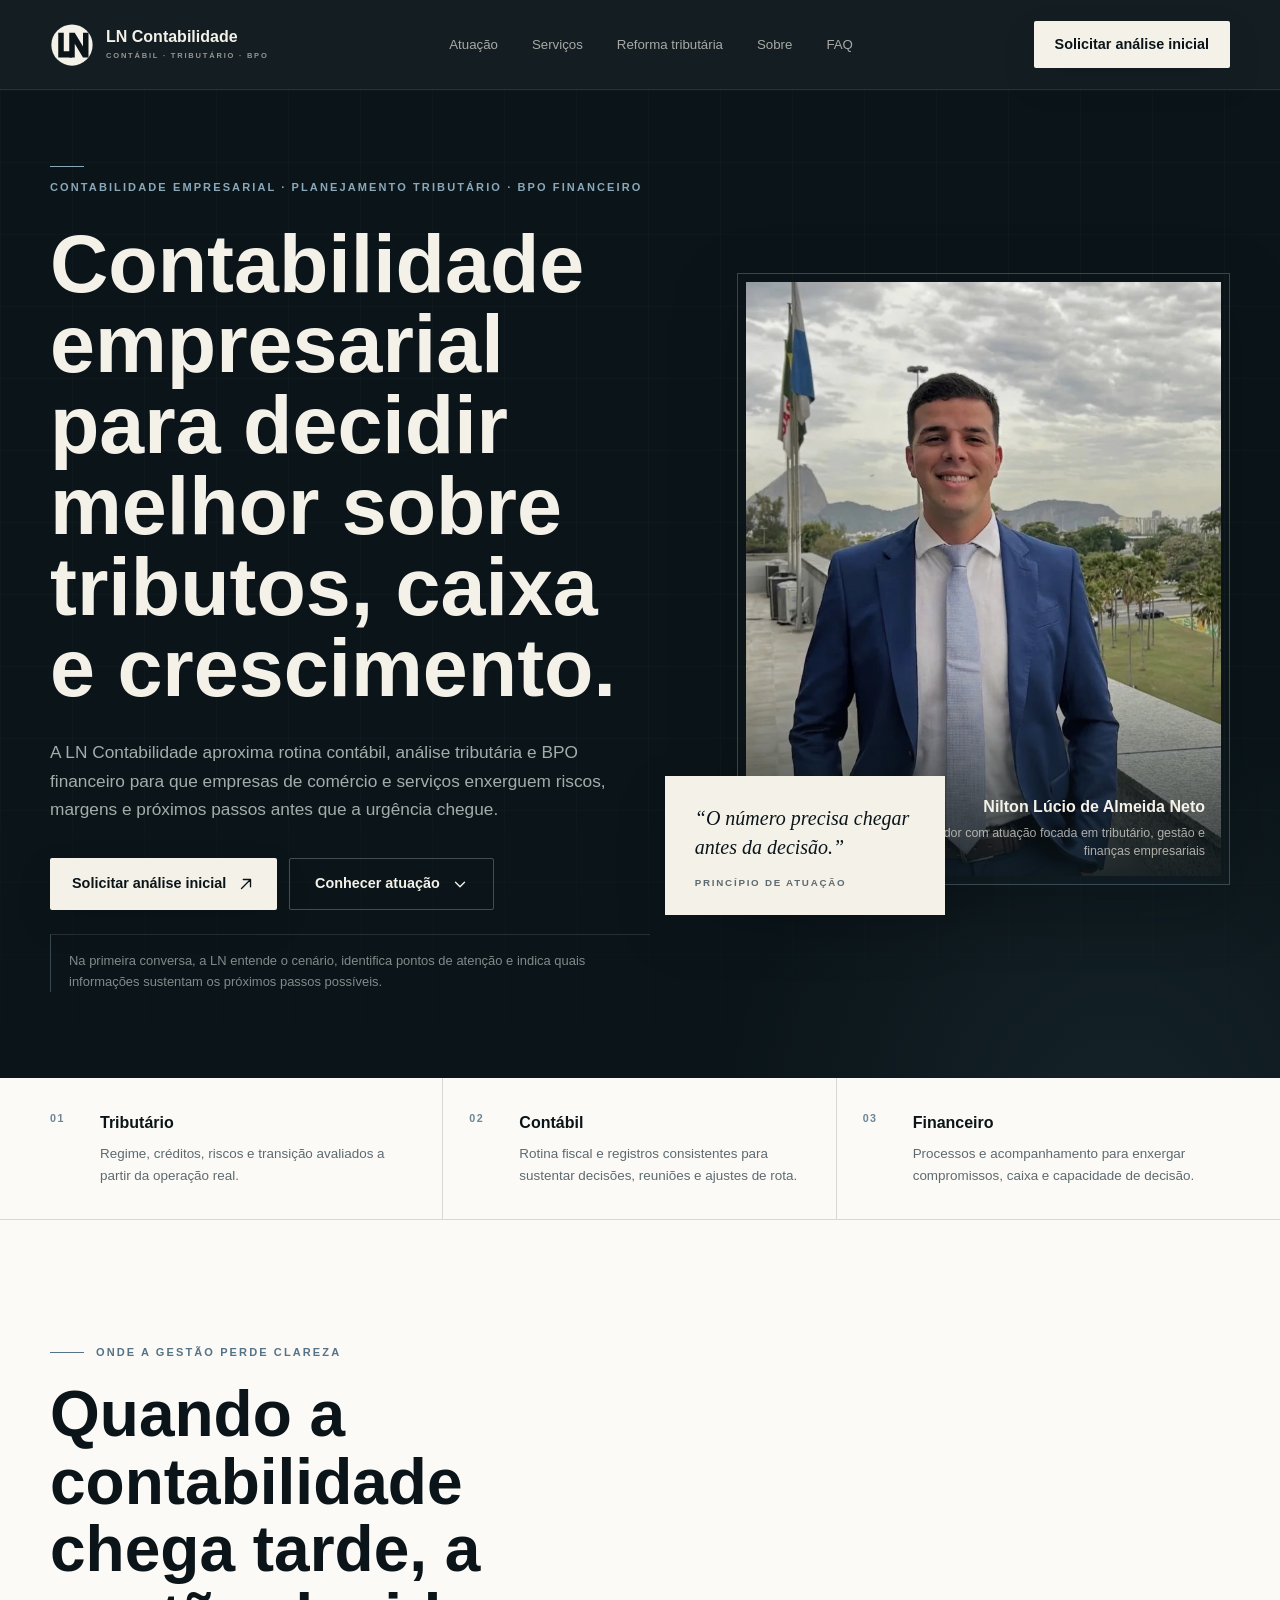
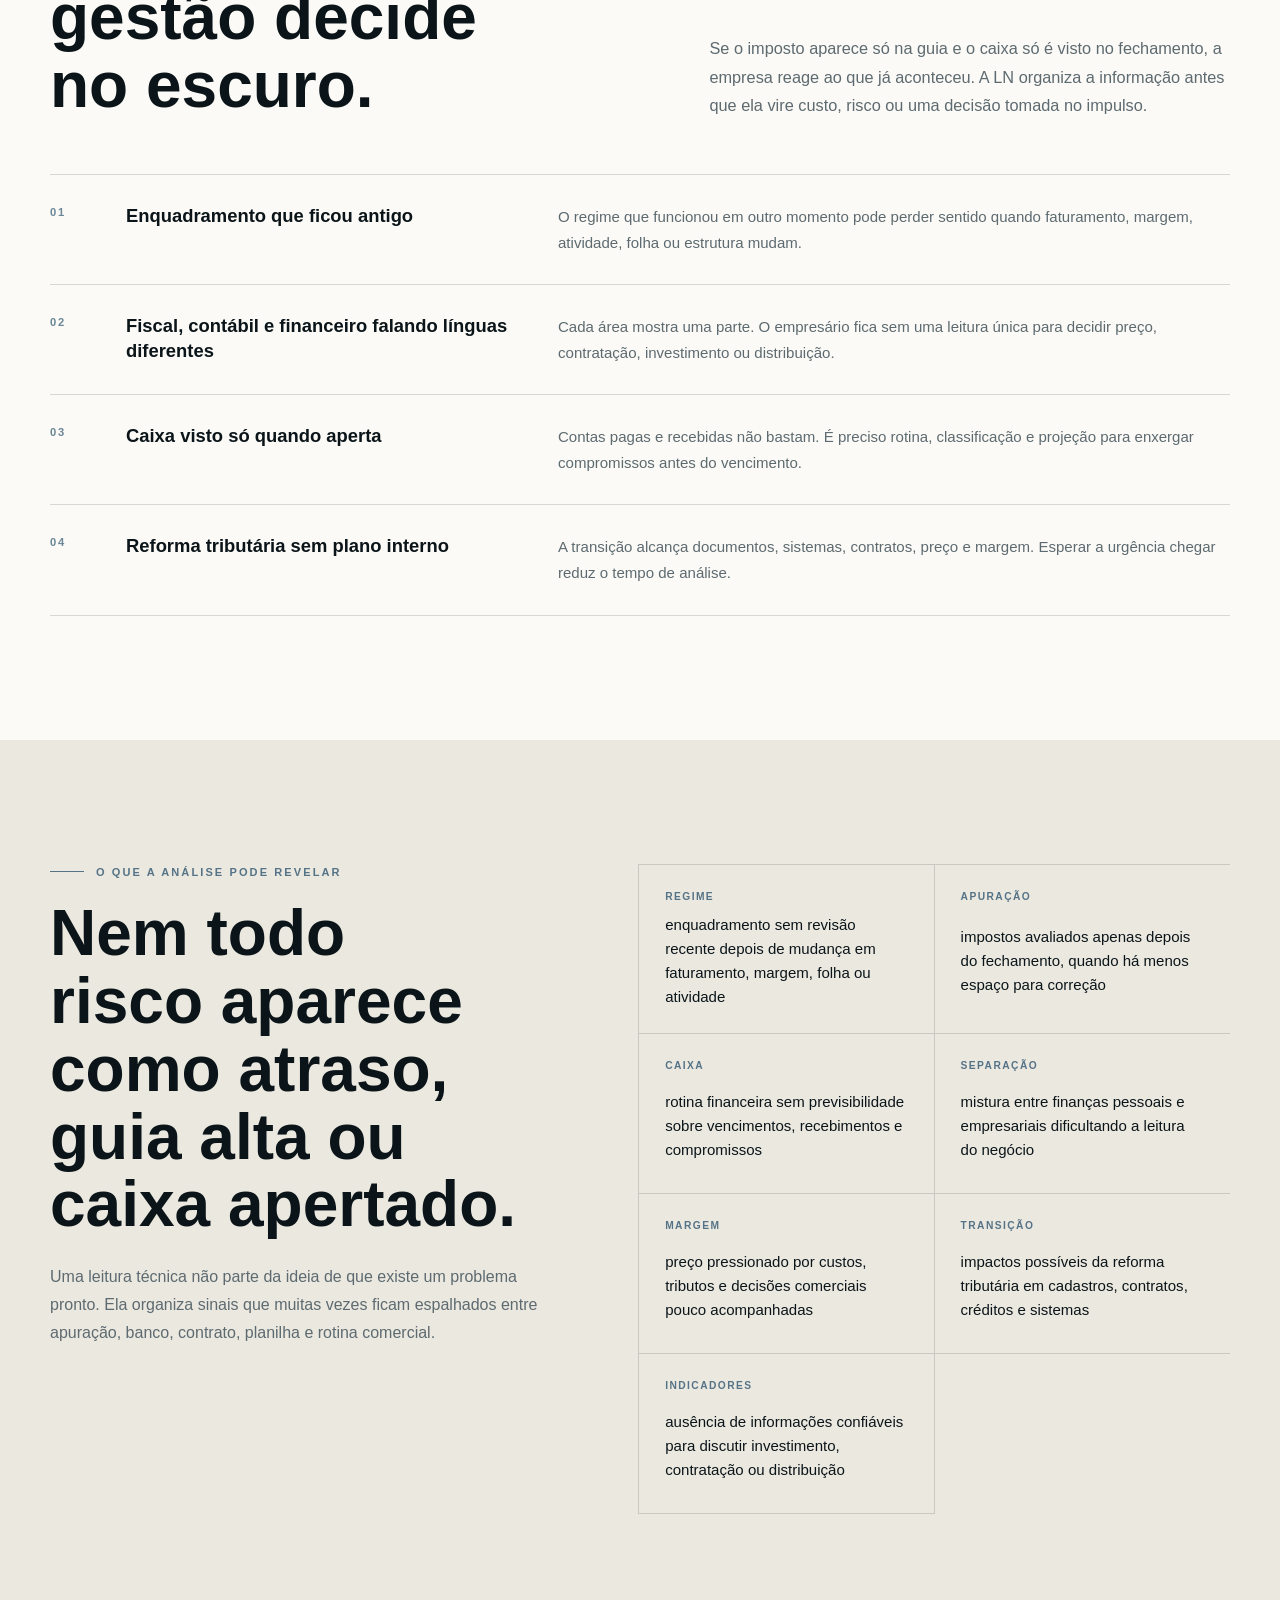
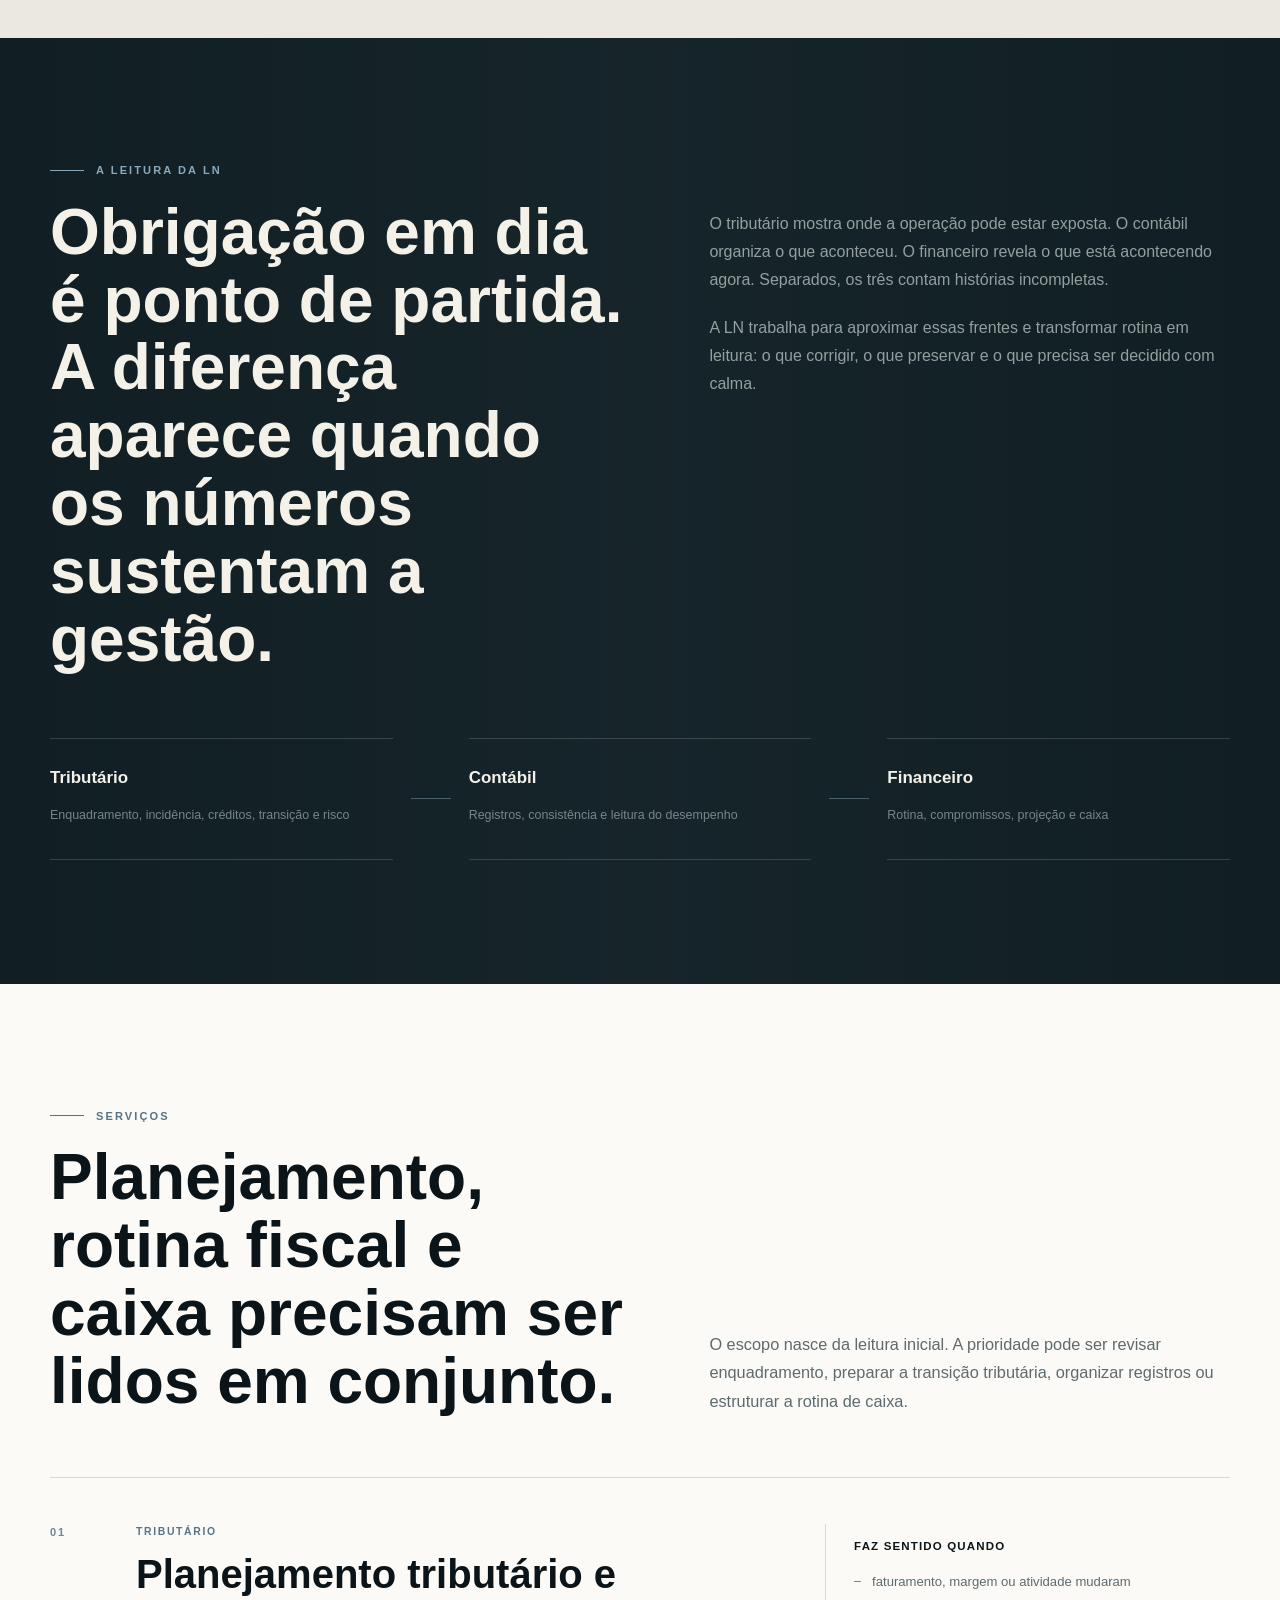
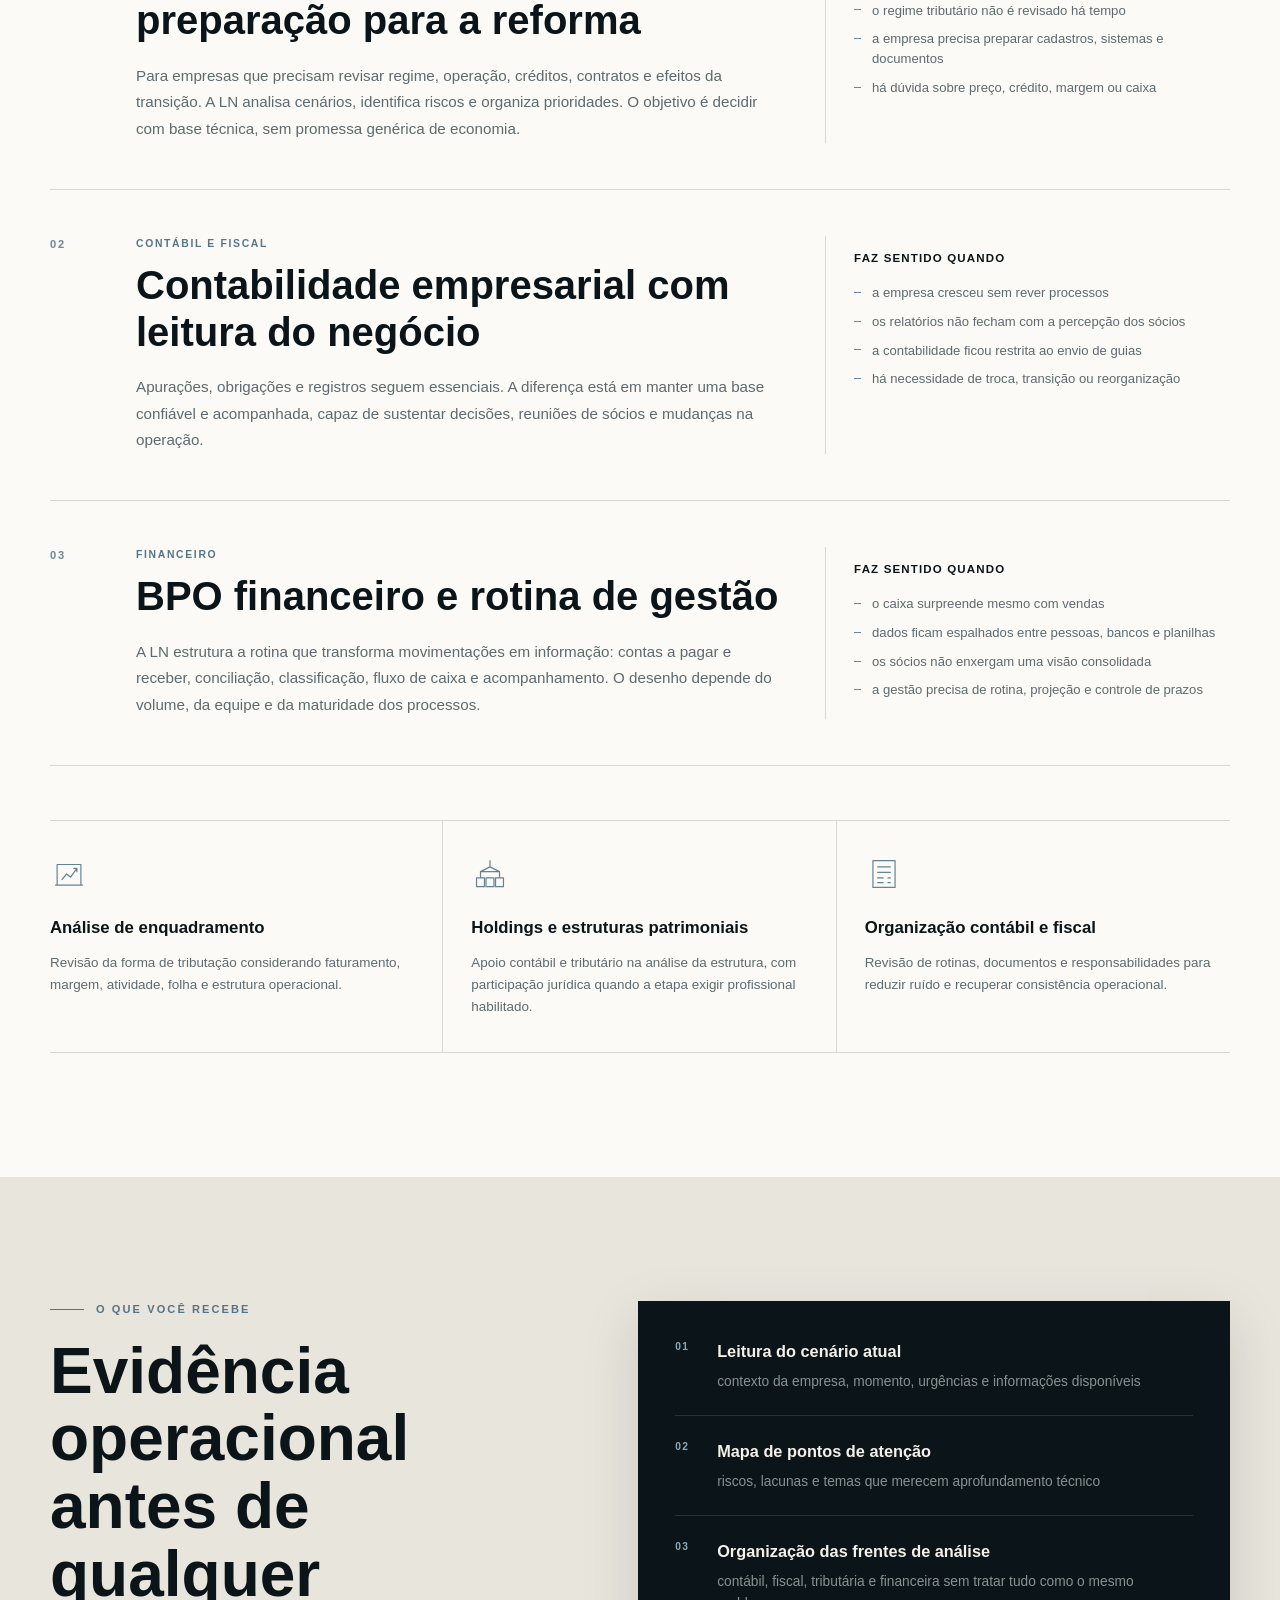
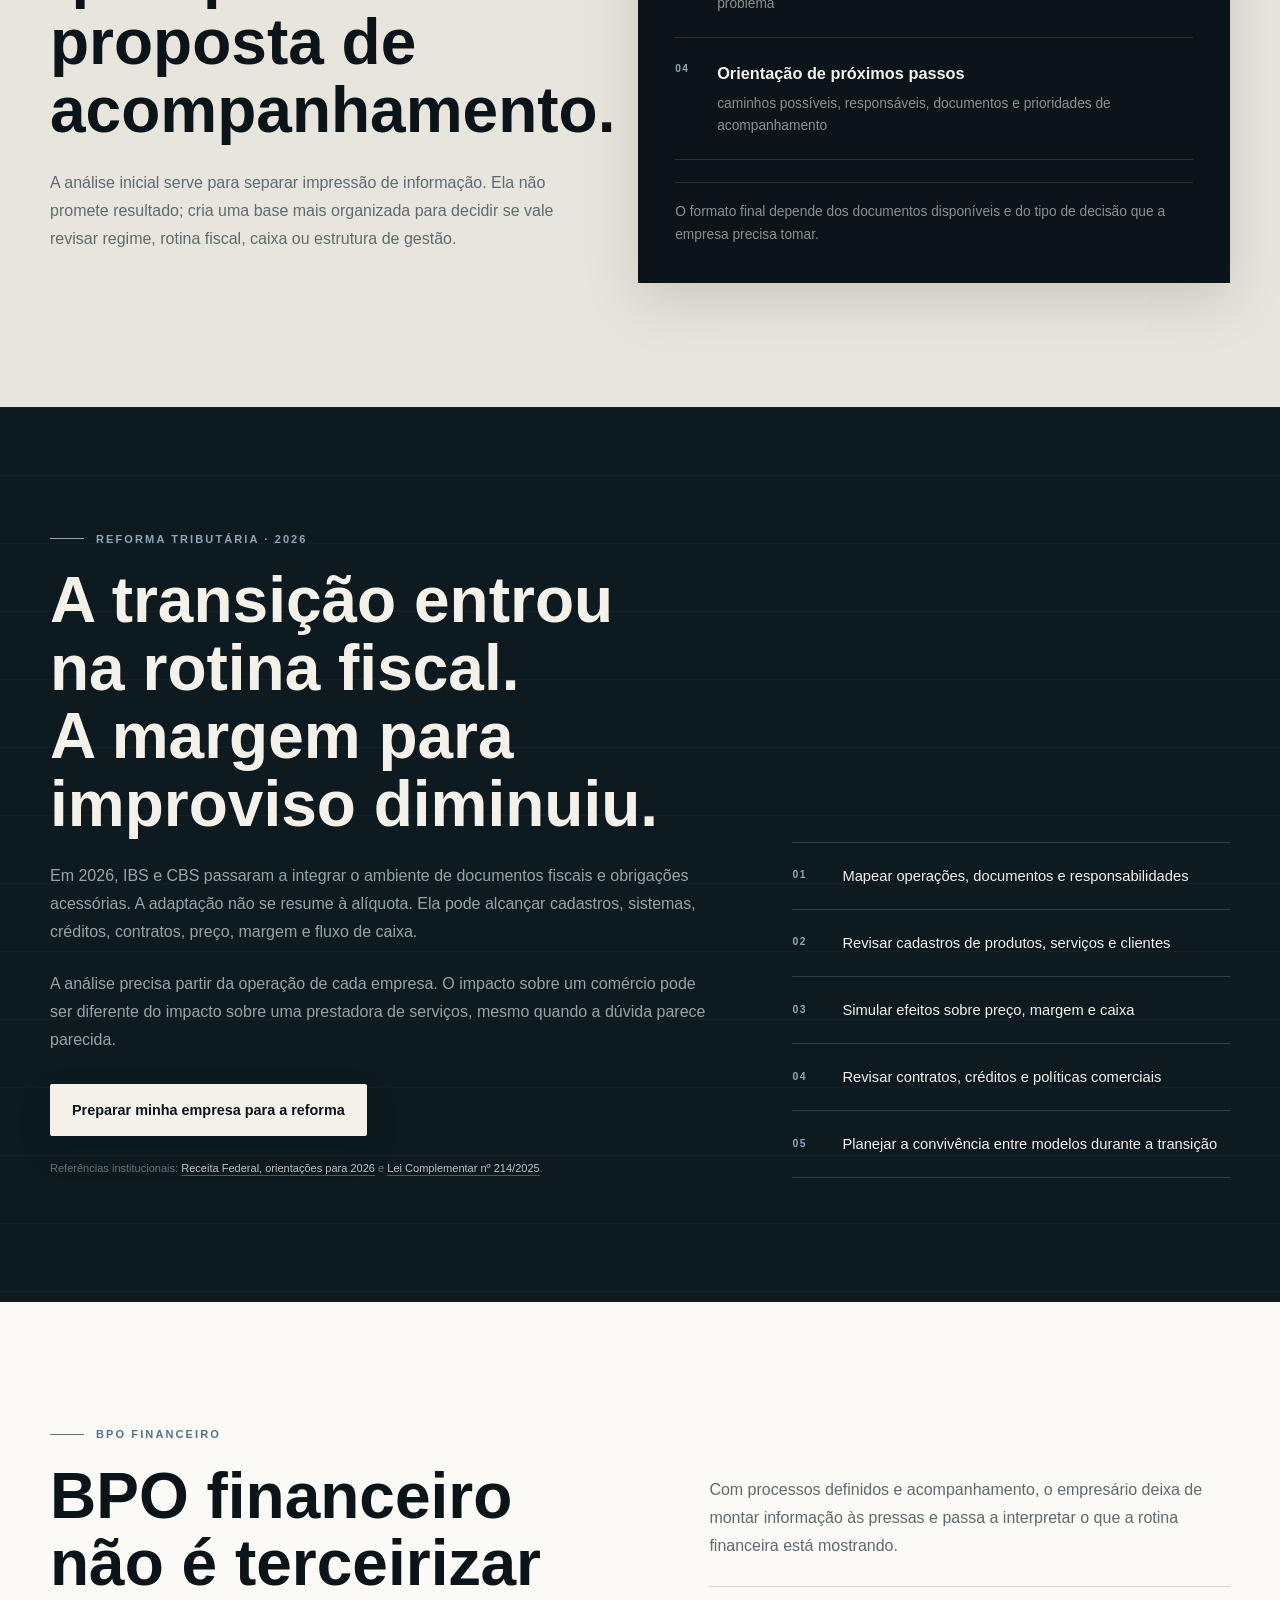
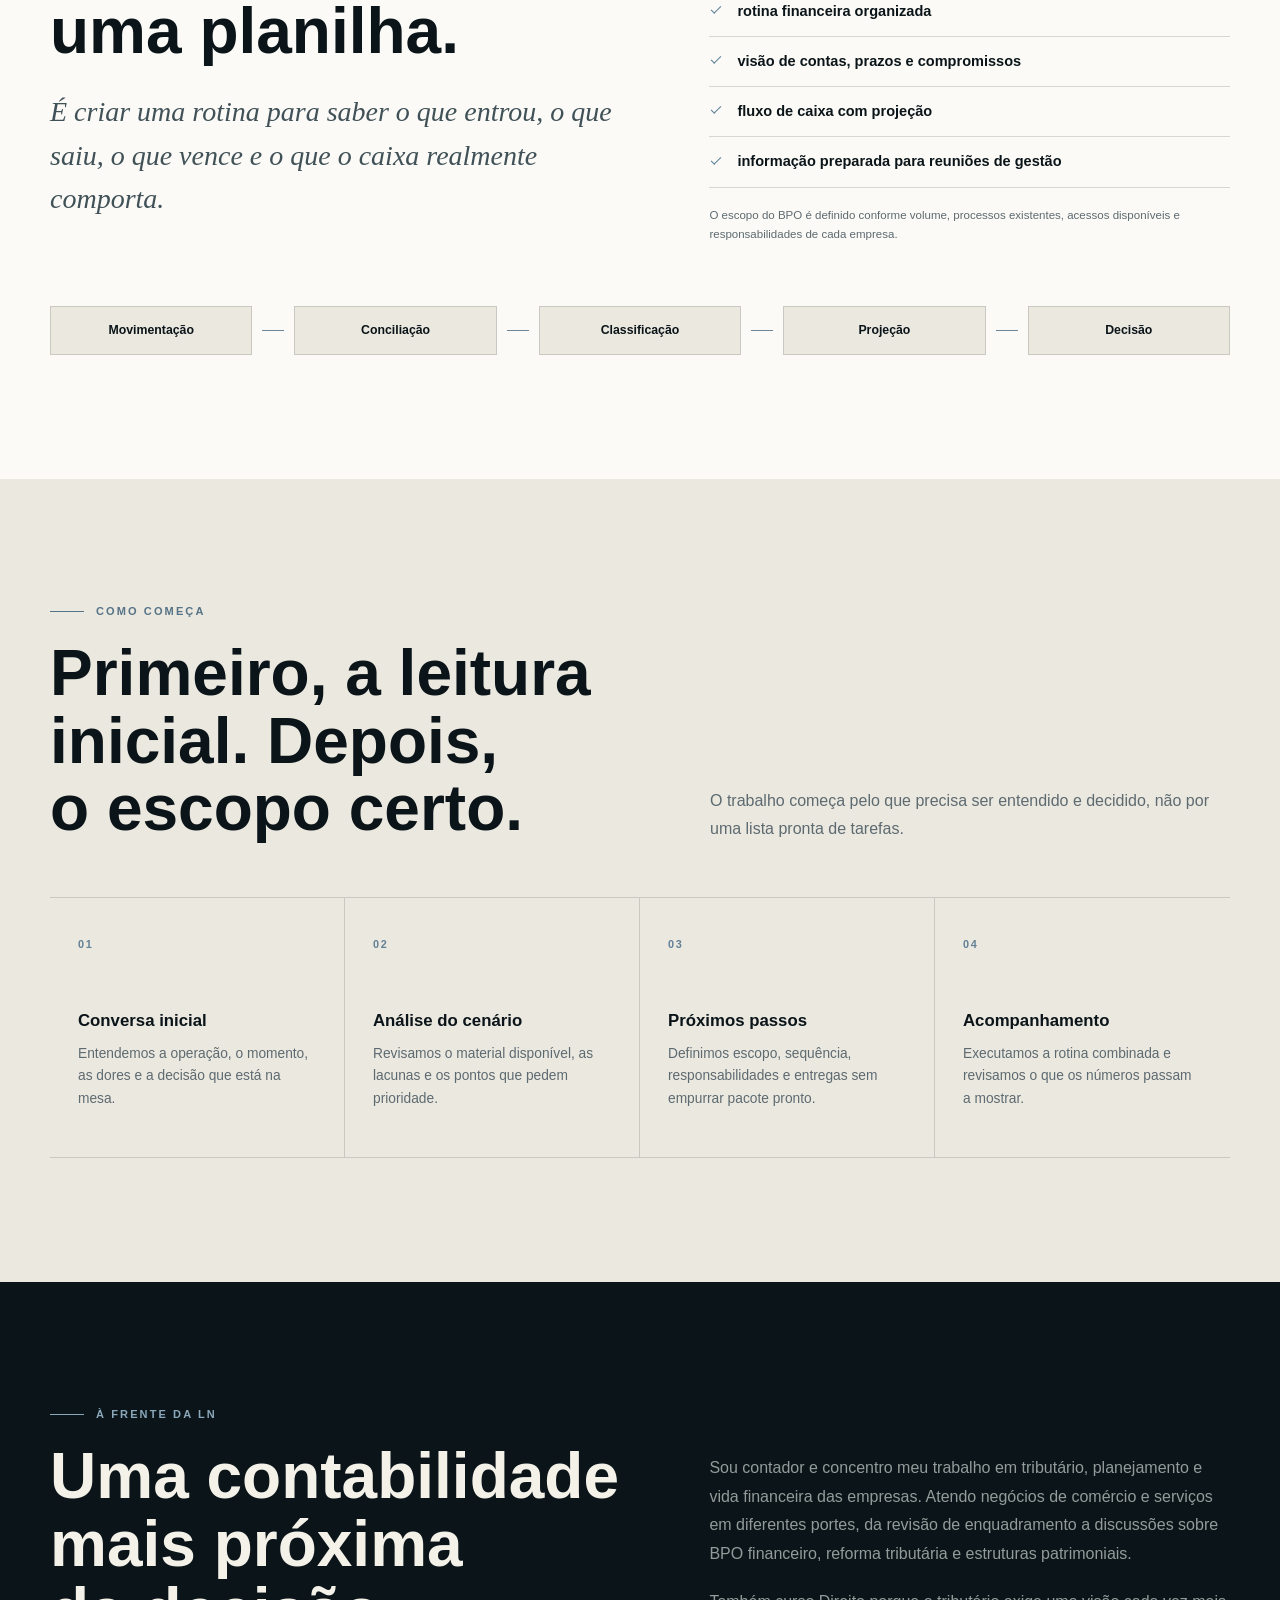
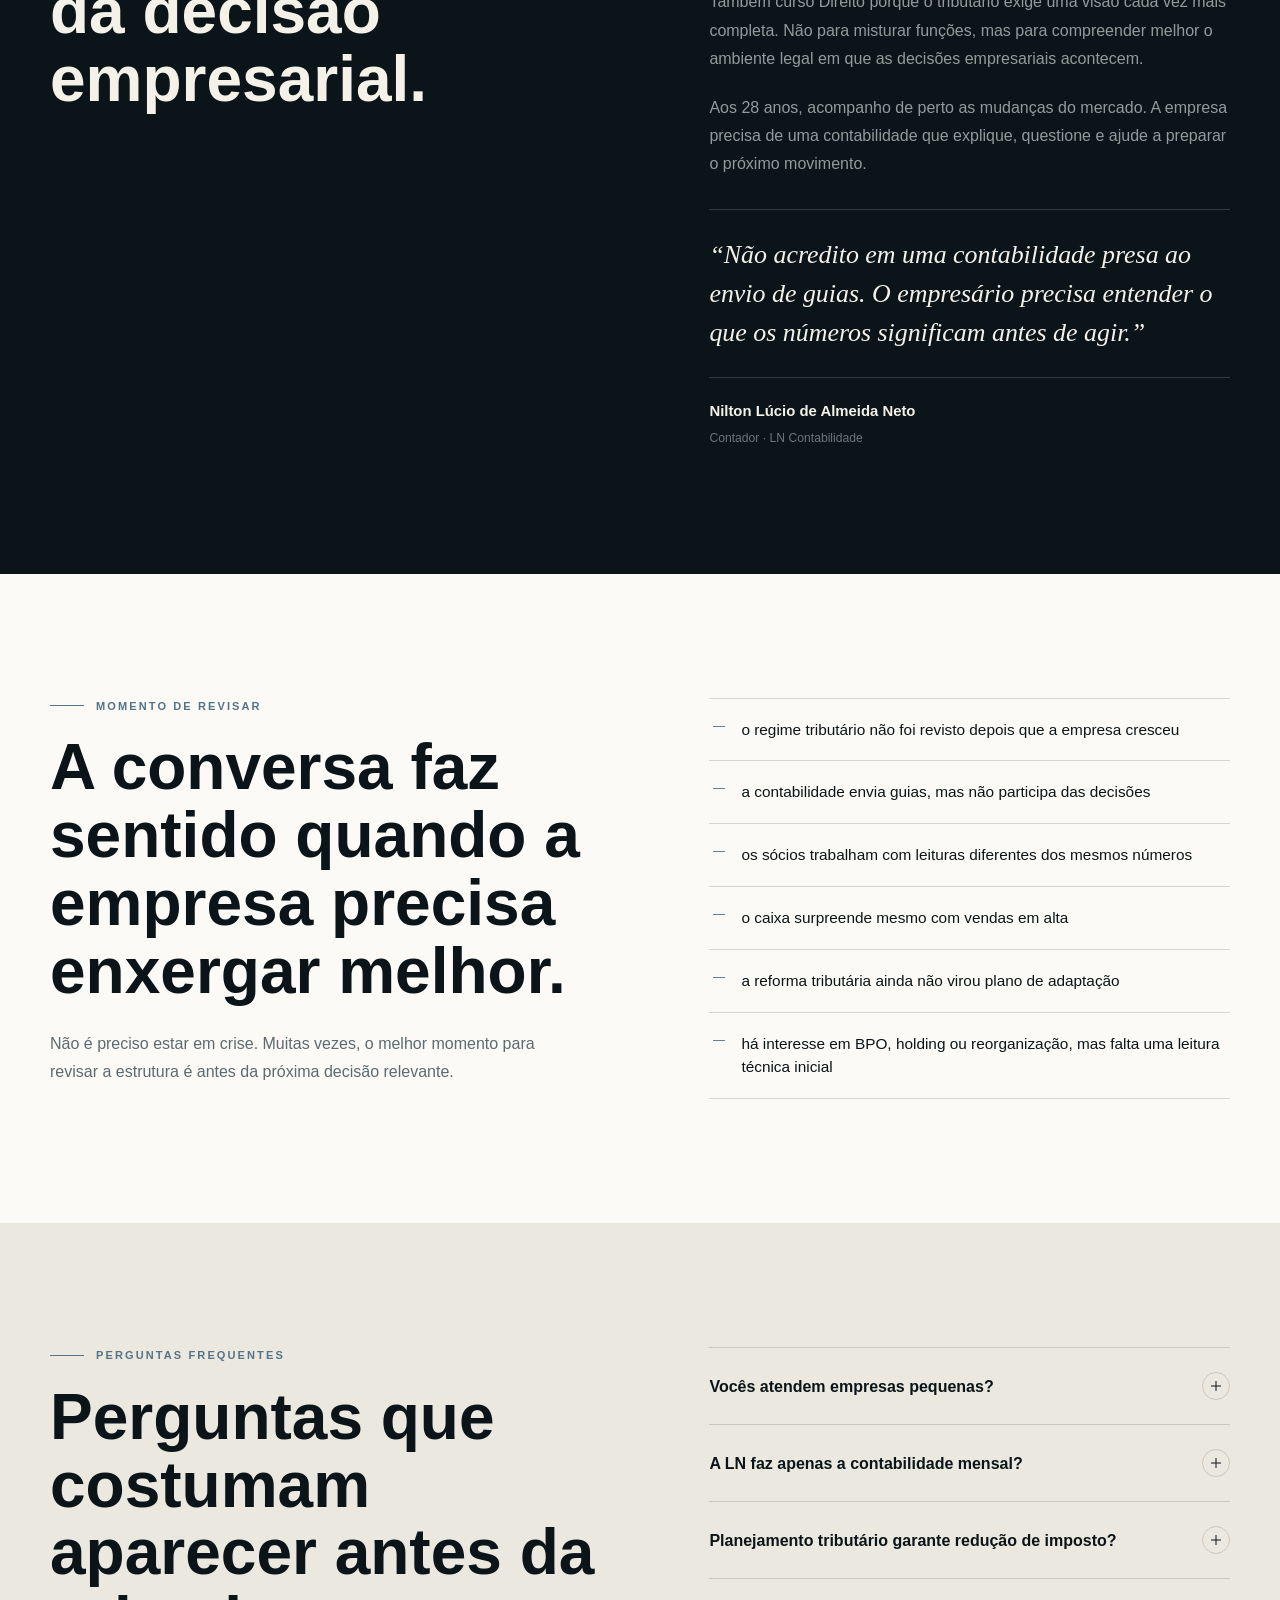
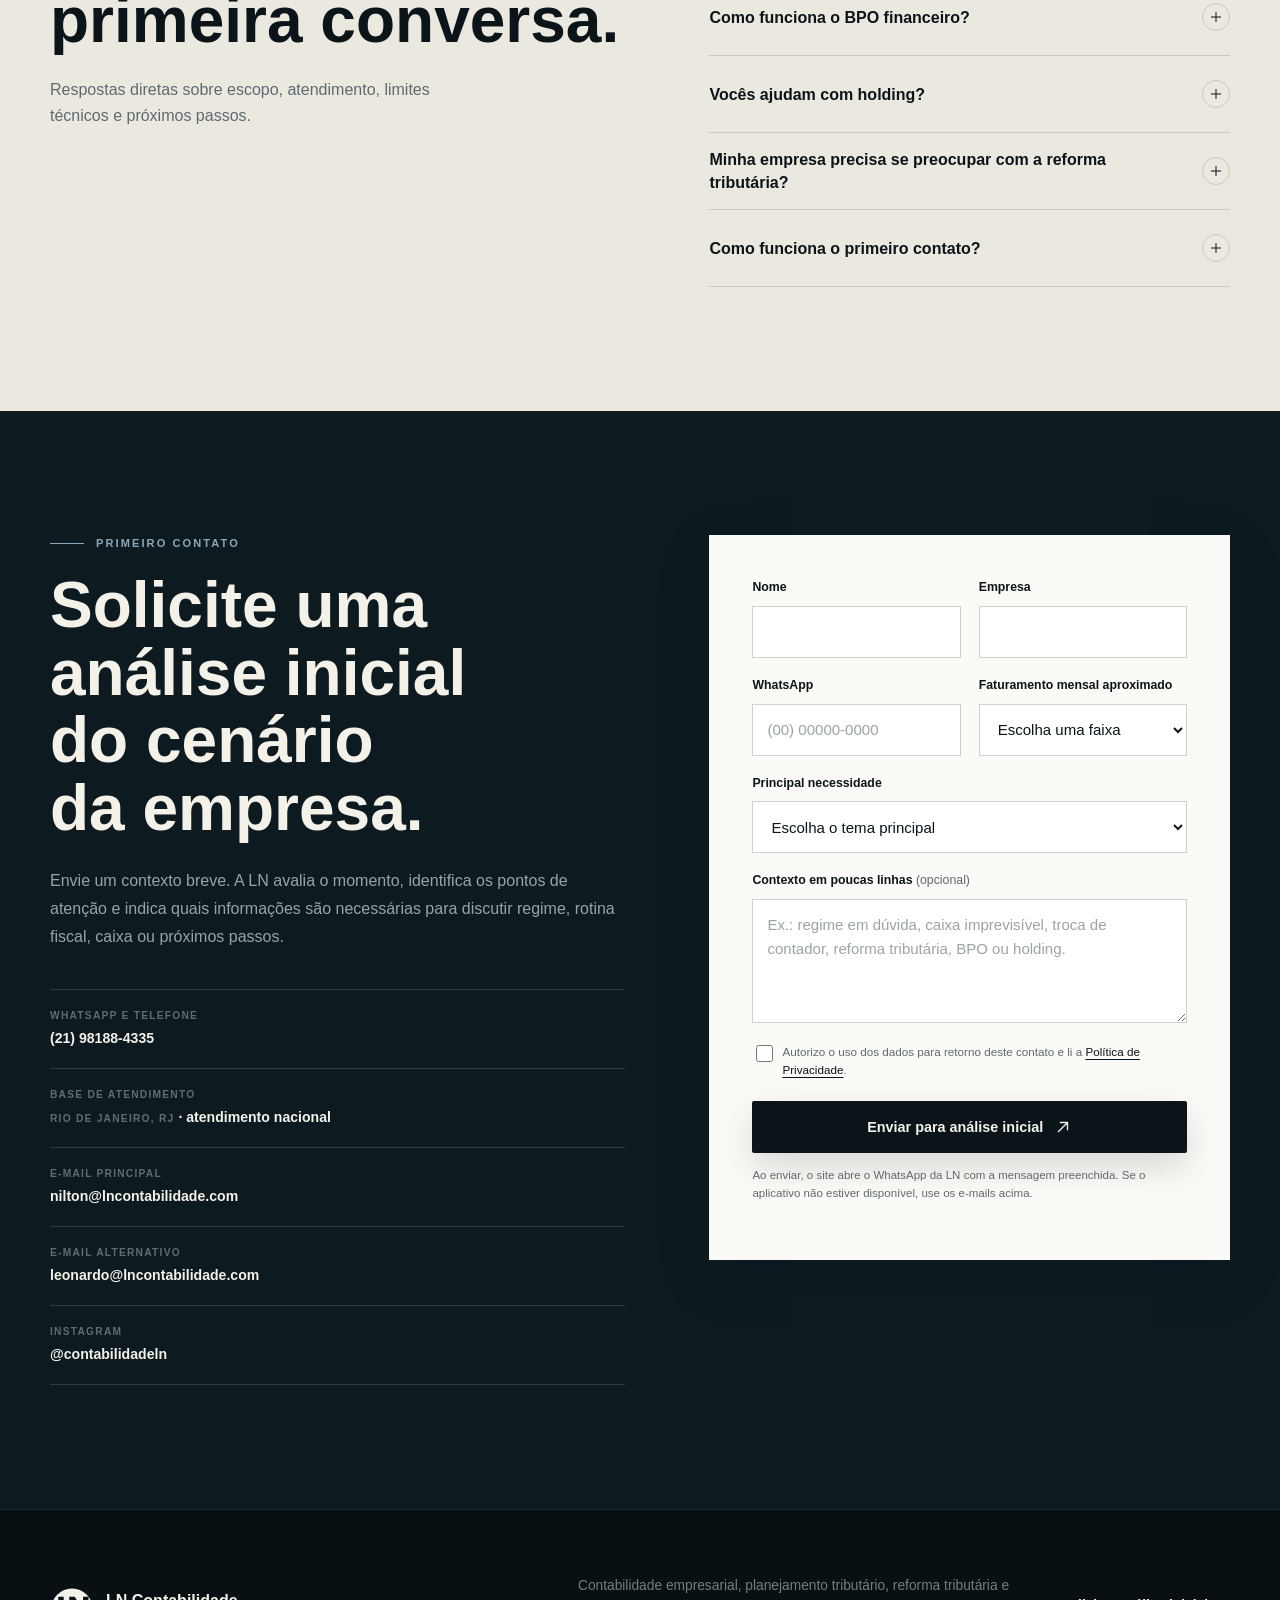
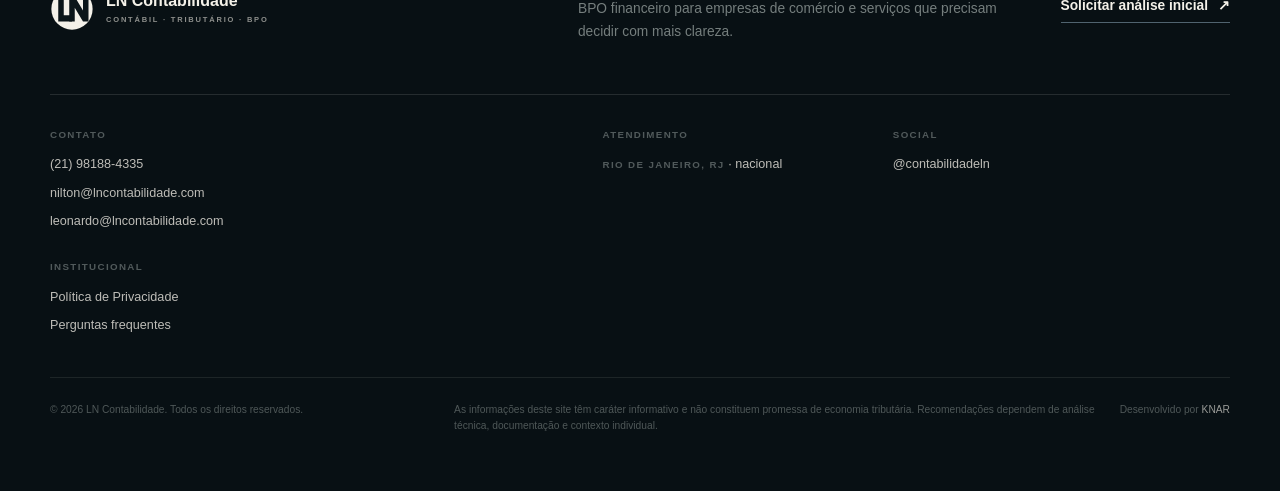
<file: index.html>
<!doctype html>
<html lang="pt-BR">
<head>
  <meta charset="utf-8">
  <meta name="viewport" content="width=device-width, initial-scale=1, viewport-fit=cover">
  <meta name="theme-color" content="#0b1519">
  <meta name="color-scheme" content="dark light">
  <meta name="robots" content="index, follow, max-image-preview:large">
  <meta name="description" content="Assessoria contábil, tributária e financeira para empresas que precisam revisar regime, rotina fiscal, caixa e próximos passos.">

  <title>LN Contabilidade | Contabilidade empresarial, tributário e BPO financeiro</title>

  <meta property="og:locale" content="pt_BR">
  <meta property="og:type" content="website">
  <meta property="og:site_name" content="LN Contabilidade">
  <meta property="og:title" content="LN Contabilidade | Contabilidade, tributos e caixa antes da decisão">
  <meta property="og:description" content="Assessoria contábil, tributária e financeira para revisar regime, rotina fiscal, caixa e próximos passos.">
  <meta property="og:url" content="https://ln-contabilidade.vercel.app/">
  <meta property="og:image" content="https://ln-contabilidade.vercel.app/assets/social/og-ln-contabilidade.jpg">
  <meta property="og:image:width" content="1200">
  <meta property="og:image:height" content="630">
  <meta property="og:image:alt" content="LN Contabilidade e Nilton Lúcio de Almeida Neto">

  <meta name="twitter:card" content="summary_large_image">
  <meta name="twitter:title" content="LN Contabilidade | Contabilidade, tributos e caixa antes da decisão">
  <meta name="twitter:description" content="Assessoria contábil, tributária e financeira para revisar regime, rotina fiscal, caixa e próximos passos.">
  <meta name="twitter:image" content="https://ln-contabilidade.vercel.app/assets/social/og-ln-contabilidade.jpg">

  <link rel="canonical" href="https://ln-contabilidade.vercel.app/">
  <link rel="icon" href="./assets/favicon/favicon.svg" type="image/svg+xml">
  <link rel="icon" href="./assets/favicon/favicon-32.png" sizes="32x32" type="image/png">
  <link rel="apple-touch-icon" href="./assets/favicon/apple-touch-icon.png">
  <link rel="preload" href="./assets/img/nilton-960.webp" as="image" type="image/webp" imagesrcset="./assets/img/nilton-480.webp 480w, ./assets/img/nilton-720.webp 720w, ./assets/img/nilton-960.webp 960w, ./assets/img/nilton-1200.webp 1200w" imagesizes="(max-width: 900px) 100vw, 44vw">
  <link rel="stylesheet" href="./assets/css/styles.css">

  <script type="application/ld+json">
  {
    "@context": "https://schema.org",
    "@type": "Organization",
    "name": "LN Contabilidade",
    "description": "Contabilidade empresarial, planejamento tributário, reforma tributária, assessoria fiscal e BPO financeiro para empresas de comércio e serviços.",
    "email": "nilton@lncontabilidade.com",
    "telephone": "+55 21 98188-4335",
    "areaServed": [
      {
        "@type": "AdministrativeArea",
        "name": "Rio de Janeiro, RJ"
      },
      {
        "@type": "Country",
        "name": "Brasil"
      }
    ],
    "address": {
      "@type": "PostalAddress",
      "addressLocality": "Rio de Janeiro",
      "addressRegion": "RJ",
      "addressCountry": "BR"
    },
    "sameAs": ["https://www.instagram.com/contabilidadeln/"],
    "member": {
      "@type": "Person",
      "name": "Nilton Lúcio de Almeida Neto",
      "jobTitle": "Contador"
    },
    "knowsAbout": [
      "Contabilidade empresarial",
      "Planejamento tributário",
      "Reforma tributária",
      "BPO financeiro",
      "Gestão financeira empresarial"
    ]
  }
  </script>
  <script src="./assets/js/site-config.js"></script>
  <script defer src="./assets/js/main.js"></script>
</head>
<body>
  <a class="skip-link" href="#conteudo">Pular para o conteúdo</a>

  <header class="site-header" id="inicio">
    <div class="shell header-inner">
      <a class="brand" href="#inicio" aria-label="LN Contabilidade, início">
        <svg class="brand-mark" viewBox="0 0 64 64" aria-hidden="true">
          <circle cx="32" cy="32" r="30" fill="currentColor"/>
          <path d="M12 14h8v27h12v9H12V14Z" fill="var(--brand-mark-ink)"/>
          <path d="M28 50V14h8l12 20V14h8v36h-8L36 30v20h-8Z" fill="var(--brand-mark-ink)"/>
        </svg>
        <span class="brand-copy">
          <strong>LN Contabilidade</strong>
          <small>CONTÁBIL · TRIBUTÁRIO · BPO</small>
        </span>
      </a>

      <nav class="desktop-nav" aria-label="Navegação principal">
        <a href="#atuacao">Atuação</a>
        <a href="#servicos">Serviços</a>
        <a href="#reforma">Reforma tributária</a>
        <a href="#sobre">Sobre</a>
        <a href="#faq">FAQ</a>
      </nav>

      <a class="button button-light header-cta" href="#contato" data-contact-link>Solicitar análise inicial</a>

      <details class="mobile-nav">
        <summary aria-label="Abrir menu de navegação">
          <span></span><span></span><span></span>
        </summary>
        <nav aria-label="Navegação mobile">
          <a href="#atuacao">Atuação</a>
          <a href="#servicos">Serviços</a>
          <a href="#reforma">Reforma tributária</a>
          <a href="#processo">Processo</a>
          <a href="#sobre">Sobre</a>
          <a href="#faq">Perguntas frequentes</a>
          <a class="button button-light" href="#contato" data-contact-link>Solicitar análise inicial</a>
        </nav>
      </details>
    </div>
  </header>

  <main id="conteudo">
    <section class="hero section-dark" aria-labelledby="hero-title">
      <div class="hero-grid" aria-hidden="true"></div>
      <div class="shell hero-layout">
        <div class="hero-copy">
          <p class="eyebrow"><span></span> Contabilidade empresarial · Planejamento tributário · BPO financeiro</p>
          <h1 id="hero-title">Contabilidade empresarial para decidir melhor sobre tributos, caixa e crescimento.</h1>
          <p class="hero-lead">A LN Contabilidade aproxima rotina contábil, análise tributária e BPO financeiro para que empresas de comércio e serviços enxerguem riscos, margens e próximos passos antes que a urgência chegue.</p>
          <div class="button-row">
            <a class="button button-light" href="#contato" data-contact-link>
              Solicitar análise inicial
              <svg viewBox="0 0 20 20" aria-hidden="true"><path d="M5 15 15 5M7 5h8v8"/></svg>
            </a>
            <a class="button button-outline" href="#atuacao">
              Conhecer atuação
              <svg viewBox="0 0 20 20" aria-hidden="true"><path d="m5 8 5 5 5-5"/></svg>
            </a>
          </div>
          <p class="hero-note">Na primeira conversa, a LN entende o cenário, identifica pontos de atenção e indica quais informações sustentam os próximos passos possíveis.</p>
        </div>

        <figure class="hero-portrait">
          <div class="portrait-frame">
            <picture>
              <source type="image/webp" srcset="./assets/img/nilton-480.webp 480w, ./assets/img/nilton-720.webp 720w, ./assets/img/nilton-960.webp 960w, ./assets/img/nilton-1200.webp 1200w" sizes="(max-width: 900px) 92vw, 44vw">
              <img src="./assets/img/nilton-960.jpg" width="960" height="1200" alt="Nilton Lúcio de Almeida Neto, contador à frente da LN Contabilidade" fetchpriority="high" decoding="async">
            </picture>
            <div class="portrait-shade" aria-hidden="true"></div>
            <figcaption>
              <strong>Nilton Lúcio de Almeida Neto</strong>
              <span>Contador com atuação focada em tributário, gestão e finanças empresariais</span>
            </figcaption>
          </div>
          <blockquote>
            “O número precisa chegar antes da decisão.”
            <cite>Princípio de atuação</cite>
          </blockquote>
        </figure>
      </div>
    </section>

    <section class="expertise-strip" aria-label="Frentes de atuação">
      <div class="shell expertise-grid">
        <article>
          <span>01</span>
          <div>
            <h2>Tributário</h2>
            <p>Regime, créditos, riscos e transição avaliados a partir da operação real.</p>
          </div>
        </article>
        <article>
          <span>02</span>
          <div>
            <h2>Contábil</h2>
            <p>Rotina fiscal e registros consistentes para sustentar decisões, reuniões e ajustes de rota.</p>
          </div>
        </article>
        <article>
          <span>03</span>
          <div>
            <h2>Financeiro</h2>
            <p>Processos e acompanhamento para enxergar compromissos, caixa e capacidade de decisão.</p>
          </div>
        </article>
      </div>
    </section>

    <section class="section section-paper" id="atuacao" aria-labelledby="problem-title">
      <div class="shell split-heading">
        <div>
          <p class="eyebrow eyebrow-dark"><span></span> Onde a gestão perde clareza</p>
          <h2 id="problem-title">Quando a contabilidade chega tarde, a gestão decide no escuro.</h2>
        </div>
        <p class="section-intro">Se o imposto aparece só na guia e o caixa só é visto no fechamento, a empresa reage ao que já aconteceu. A LN organiza a informação antes que ela vire custo, risco ou uma decisão tomada no impulso.</p>
      </div>

      <div class="shell issue-list">
        <article>
          <span class="issue-number">01</span>
          <h3>Enquadramento que ficou antigo</h3>
          <p>O regime que funcionou em outro momento pode perder sentido quando faturamento, margem, atividade, folha ou estrutura mudam.</p>
        </article>
        <article>
          <span class="issue-number">02</span>
          <h3>Fiscal, contábil e financeiro falando línguas diferentes</h3>
          <p>Cada área mostra uma parte. O empresário fica sem uma leitura única para decidir preço, contratação, investimento ou distribuição.</p>
        </article>
        <article>
          <span class="issue-number">03</span>
          <h3>Caixa visto só quando aperta</h3>
          <p>Contas pagas e recebidas não bastam. É preciso rotina, classificação e projeção para enxergar compromissos antes do vencimento.</p>
        </article>
        <article>
          <span class="issue-number">04</span>
          <h3>Reforma tributária sem plano interno</h3>
          <p>A transição alcança documentos, sistemas, contratos, preço e margem. Esperar a urgência chegar reduz o tempo de análise.</p>
        </article>
      </div>
    </section>

    <section class="section section-muted reveal" id="analise" aria-labelledby="reveal-title">
      <div class="shell reveal-layout">
        <div class="reveal-heading">
          <p class="eyebrow eyebrow-dark"><span></span> O que a análise pode revelar</p>
          <h2 id="reveal-title">Nem todo risco aparece como atraso, guia alta ou caixa apertado.</h2>
          <p>Uma leitura técnica não parte da ideia de que existe um problema pronto. Ela organiza sinais que muitas vezes ficam espalhados entre apuração, banco, contrato, planilha e rotina comercial.</p>
        </div>
        <div class="reveal-board" aria-label="Pontos que podem aparecer em uma análise inicial">
          <article><span>Regime</span><p>enquadramento sem revisão recente depois de mudança em faturamento, margem, folha ou atividade</p></article>
          <article><span>Apuração</span><p>impostos avaliados apenas depois do fechamento, quando há menos espaço para correção</p></article>
          <article><span>Caixa</span><p>rotina financeira sem previsibilidade sobre vencimentos, recebimentos e compromissos</p></article>
          <article><span>Separação</span><p>mistura entre finanças pessoais e empresariais dificultando a leitura do negócio</p></article>
          <article><span>Margem</span><p>preço pressionado por custos, tributos e decisões comerciais pouco acompanhadas</p></article>
          <article><span>Transição</span><p>impactos possíveis da reforma tributária em cadastros, contratos, créditos e sistemas</p></article>
          <article><span>Indicadores</span><p>ausência de informações confiáveis para discutir investimento, contratação ou distribuição</p></article>
        </div>
      </div>
    </section>

    <section class="section section-ink approach" aria-labelledby="approach-title">
      <div class="shell approach-layout">
        <div class="approach-statement">
          <p class="eyebrow"><span></span> A leitura da LN</p>
          <h2 id="approach-title">Obrigação em dia é ponto de partida. A diferença aparece quando os números sustentam a gestão.</h2>
        </div>
        <div class="approach-copy">
          <p>O tributário mostra onde a operação pode estar exposta. O contábil organiza o que aconteceu. O financeiro revela o que está acontecendo agora. Separados, os três contam histórias incompletas.</p>
          <p>A LN trabalha para aproximar essas frentes e transformar rotina em leitura: o que corrigir, o que preservar e o que precisa ser decidido com calma.</p>
        </div>
      </div>
      <div class="shell reading-line" aria-label="Fluxo de leitura do negócio">
        <div><span>Tributário</span><small>Enquadramento, incidência, créditos, transição e risco</small></div>
        <i aria-hidden="true"></i>
        <div><span>Contábil</span><small>Registros, consistência e leitura do desempenho</small></div>
        <i aria-hidden="true"></i>
        <div><span>Financeiro</span><small>Rotina, compromissos, projeção e caixa</small></div>
      </div>
    </section>

    <section class="section section-paper services" id="servicos" aria-labelledby="services-title">
      <div class="shell split-heading">
        <div>
          <p class="eyebrow eyebrow-dark"><span></span> Serviços</p>
          <h2 id="services-title">Planejamento, rotina fiscal e caixa precisam ser lidos em conjunto.</h2>
        </div>
        <p class="section-intro">O escopo nasce da leitura inicial. A prioridade pode ser revisar enquadramento, preparar a transição tributária, organizar registros ou estruturar a rotina de caixa.</p>
      </div>

      <div class="shell service-stack">
        <article class="service-feature">
          <div class="service-index">01</div>
          <div class="service-main">
            <p class="service-kicker">Tributário</p>
            <h3>Planejamento tributário e preparação para a reforma</h3>
            <p>Para empresas que precisam revisar regime, operação, créditos, contratos e efeitos da transição. A LN analisa cenários, identifica riscos e organiza prioridades. O objetivo é decidir com base técnica, sem promessa genérica de economia.</p>
          </div>
          <div class="service-when">
            <strong>Faz sentido quando</strong>
            <ul>
              <li>faturamento, margem ou atividade mudaram</li>
              <li>o regime tributário não é revisado há tempo</li>
              <li>a empresa precisa preparar cadastros, sistemas e documentos</li>
              <li>há dúvida sobre preço, crédito, margem ou caixa</li>
            </ul>
          </div>
        </article>

        <article class="service-feature">
          <div class="service-index">02</div>
          <div class="service-main">
            <p class="service-kicker">Contábil e fiscal</p>
            <h3>Contabilidade empresarial com leitura do negócio</h3>
            <p>Apurações, obrigações e registros seguem essenciais. A diferença está em manter uma base confiável e acompanhada, capaz de sustentar decisões, reuniões de sócios e mudanças na operação.</p>
          </div>
          <div class="service-when">
            <strong>Faz sentido quando</strong>
            <ul>
              <li>a empresa cresceu sem rever processos</li>
              <li>os relatórios não fecham com a percepção dos sócios</li>
              <li>a contabilidade ficou restrita ao envio de guias</li>
              <li>há necessidade de troca, transição ou reorganização</li>
            </ul>
          </div>
        </article>

        <article class="service-feature">
          <div class="service-index">03</div>
          <div class="service-main">
            <p class="service-kicker">Financeiro</p>
            <h3>BPO financeiro e rotina de gestão</h3>
            <p>A LN estrutura a rotina que transforma movimentações em informação: contas a pagar e receber, conciliação, classificação, fluxo de caixa e acompanhamento. O desenho depende do volume, da equipe e da maturidade dos processos.</p>
          </div>
          <div class="service-when">
            <strong>Faz sentido quando</strong>
            <ul>
              <li>o caixa surpreende mesmo com vendas</li>
              <li>dados ficam espalhados entre pessoas, bancos e planilhas</li>
              <li>os sócios não enxergam uma visão consolidada</li>
              <li>a gestão precisa de rotina, projeção e controle de prazos</li>
            </ul>
          </div>
        </article>
      </div>

      <div class="shell supporting-services">
        <article>
          <svg viewBox="0 0 48 48" aria-hidden="true"><path d="M9 38V12h30v26M15 31l6-7 5 4 8-11M30 17h4v4M7 38h34"/></svg>
          <h3>Análise de enquadramento</h3>
          <p>Revisão da forma de tributação considerando faturamento, margem, atividade, folha e estrutura operacional.</p>
        </article>
        <article>
          <svg viewBox="0 0 48 48" aria-hidden="true"><path d="M24 7v8M12 21v8M36 21v8M12 21h24M24 15l-12 6M24 15l12 6M7 29h10v11H7zM19 29h10v11H19zM31 29h10v11H31z"/></svg>
          <h3>Holdings e estruturas patrimoniais</h3>
          <p>Apoio contábil e tributário na análise da estrutura, com participação jurídica quando a etapa exigir profissional habilitado.</p>
        </article>
        <article>
          <svg viewBox="0 0 48 48" aria-hidden="true"><path d="M10 7h28v34H10zM16 15h16M16 22h16M16 29h7M29 29h3M16 35h7M29 35h3"/></svg>
          <h3>Organização contábil e fiscal</h3>
          <p>Revisão de rotinas, documentos e responsabilidades para reduzir ruído e recuperar consistência operacional.</p>
        </article>
      </div>
    </section>

    <section class="section section-paper deliverables" id="entregaveis" aria-labelledby="deliverables-title">
      <div class="shell deliverables-layout">
        <div class="deliverables-copy">
          <p class="eyebrow eyebrow-dark"><span></span> O que você recebe</p>
          <h2 id="deliverables-title">Evidência operacional antes de qualquer proposta de acompanhamento.</h2>
          <p>A análise inicial serve para separar impressão de informação. Ela não promete resultado; cria uma base mais organizada para decidir se vale revisar regime, rotina fiscal, caixa ou estrutura de gestão.</p>
        </div>
        <div class="deliverables-panel">
          <ol>
            <li><strong>Leitura do cenário atual</strong><span>contexto da empresa, momento, urgências e informações disponíveis</span></li>
            <li><strong>Mapa de pontos de atenção</strong><span>riscos, lacunas e temas que merecem aprofundamento técnico</span></li>
            <li><strong>Organização das frentes de análise</strong><span>contábil, fiscal, tributária e financeira sem tratar tudo como o mesmo problema</span></li>
            <li><strong>Orientação de próximos passos</strong><span>caminhos possíveis, responsáveis, documentos e prioridades de acompanhamento</span></li>
          </ol>
          <p>O formato final depende dos documentos disponíveis e do tipo de decisão que a empresa precisa tomar.</p>
        </div>
      </div>
    </section>

    <section class="section reform" id="reforma" aria-labelledby="reform-title">
      <div class="shell reform-layout">
        <div class="reform-copy">
          <p class="eyebrow"><span></span> Reforma tributária · 2026</p>
          <h2 id="reform-title">A transição entrou na rotina fiscal. A margem para improviso diminuiu.</h2>
          <p>Em 2026, IBS e CBS passaram a integrar o ambiente de documentos fiscais e obrigações acessórias. A adaptação não se resume à alíquota. Ela pode alcançar cadastros, sistemas, créditos, contratos, preço, margem e fluxo de caixa.</p>
          <p>A análise precisa partir da operação de cada empresa. O impacto sobre um comércio pode ser diferente do impacto sobre uma prestadora de serviços, mesmo quando a dúvida parece parecida.</p>
          <a class="button button-light" href="#contato" data-contact-link>Preparar minha empresa para a reforma</a>
          <p class="source-note">Referências institucionais: <a href="https://www.gov.br/receitafederal/pt-br/acesso-a-informacao/acoes-e-programas/programas-e-atividades/reforma-tributaria-do-consumo/orientacoes-2026" target="_blank" rel="noopener noreferrer">Receita Federal, orientações para 2026</a> e <a href="https://www.planalto.gov.br/ccivil_03/leis/lcp/lcp214.htm" target="_blank" rel="noopener noreferrer">Lei Complementar nº 214/2025</a>.</p>
        </div>
        <div class="reform-checklist" aria-label="Pontos de preparação para a reforma tributária">
          <div><span>01</span><p>Mapear operações, documentos e responsabilidades</p></div>
          <div><span>02</span><p>Revisar cadastros de produtos, serviços e clientes</p></div>
          <div><span>03</span><p>Simular efeitos sobre preço, margem e caixa</p></div>
          <div><span>04</span><p>Revisar contratos, créditos e políticas comerciais</p></div>
          <div><span>05</span><p>Planejar a convivência entre modelos durante a transição</p></div>
        </div>
      </div>
    </section>

    <section class="section section-paper bpo" aria-labelledby="bpo-title">
      <div class="shell bpo-layout">
        <div>
          <p class="eyebrow eyebrow-dark"><span></span> BPO financeiro</p>
          <h2 id="bpo-title">BPO financeiro não é terceirizar uma planilha.</h2>
          <p class="bpo-lead">É criar uma rotina para saber o que entrou, o que saiu, o que vence e o que o caixa realmente comporta.</p>
        </div>
        <div class="bpo-copy">
          <p>Com processos definidos e acompanhamento, o empresário deixa de montar informação às pressas e passa a interpretar o que a rotina financeira está mostrando.</p>
          <ul class="check-list">
            <li>rotina financeira organizada</li>
            <li>visão de contas, prazos e compromissos</li>
            <li>fluxo de caixa com projeção</li>
            <li>informação preparada para reuniões de gestão</li>
          </ul>
          <p class="small-print">O escopo do BPO é definido conforme volume, processos existentes, acessos disponíveis e responsabilidades de cada empresa.</p>
        </div>
      </div>
      <div class="shell finance-flow" aria-label="Fluxo de organização financeira">
        <span>Movimentação</span><i></i><span>Conciliação</span><i></i><span>Classificação</span><i></i><span>Projeção</span><i></i><span>Decisão</span>
      </div>
    </section>

    <section class="section section-muted process" id="processo" aria-labelledby="process-title">
      <div class="shell process-heading">
        <div>
          <p class="eyebrow eyebrow-dark"><span></span> Como começa</p>
          <h2 id="process-title">Primeiro, a leitura inicial. Depois, o escopo certo.</h2>
        </div>
        <p>O trabalho começa pelo que precisa ser entendido e decidido, não por uma lista pronta de tarefas.</p>
      </div>
      <ol class="shell process-list">
        <li>
          <span>01</span>
          <div><h3>Conversa inicial</h3><p>Entendemos a operação, o momento, as dores e a decisão que está na mesa.</p></div>
        </li>
        <li>
          <span>02</span>
          <div><h3>Análise do cenário</h3><p>Revisamos o material disponível, as lacunas e os pontos que pedem prioridade.</p></div>
        </li>
        <li>
          <span>03</span>
          <div><h3>Próximos passos</h3><p>Definimos escopo, sequência, responsabilidades e entregas sem empurrar pacote pronto.</p></div>
        </li>
        <li>
          <span>04</span>
          <div><h3>Acompanhamento</h3><p>Executamos a rotina combinada e revisamos o que os números passam a mostrar.</p></div>
        </li>
      </ol>
    </section>

    <section class="section section-ink about" id="sobre" aria-labelledby="about-title">
      <div class="shell about-layout">
        <div class="about-title">
          <p class="eyebrow"><span></span> À frente da LN</p>
          <h2 id="about-title">Uma contabilidade mais próxima da decisão empresarial.</h2>
        </div>
        <div class="about-copy">
          <p>Sou contador e concentro meu trabalho em tributário, planejamento e vida financeira das empresas. Atendo negócios de comércio e serviços em diferentes portes, da revisão de enquadramento a discussões sobre BPO financeiro, reforma tributária e estruturas patrimoniais.</p>
          <p>Também curso Direito porque o tributário exige uma visão cada vez mais completa. Não para misturar funções, mas para compreender melhor o ambiente legal em que as decisões empresariais acontecem.</p>
          <p>Aos 28 anos, acompanho de perto as mudanças do mercado. A empresa precisa de uma contabilidade que explique, questione e ajude a preparar o próximo movimento.</p>
          <blockquote>“Não acredito em uma contabilidade presa ao envio de guias. O empresário precisa entender o que os números significam antes de agir.”</blockquote>
          <p class="signature"><strong>Nilton Lúcio de Almeida Neto</strong><span>Contador · LN Contabilidade</span></p>
        </div>
      </div>
    </section>

    <section class="section section-paper fit" aria-labelledby="fit-title">
      <div class="shell fit-layout">
        <div>
          <p class="eyebrow eyebrow-dark"><span></span> Momento de revisar</p>
          <h2 id="fit-title">A conversa faz sentido quando a empresa precisa enxergar melhor.</h2>
          <p>Não é preciso estar em crise. Muitas vezes, o melhor momento para revisar a estrutura é antes da próxima decisão relevante.</p>
        </div>
        <ul class="fit-list">
          <li>o regime tributário não foi revisto depois que a empresa cresceu</li>
          <li>a contabilidade envia guias, mas não participa das decisões</li>
          <li>os sócios trabalham com leituras diferentes dos mesmos números</li>
          <li>o caixa surpreende mesmo com vendas em alta</li>
          <li>a reforma tributária ainda não virou plano de adaptação</li>
          <li>há interesse em BPO, holding ou reorganização, mas falta uma leitura técnica inicial</li>
        </ul>
      </div>
    </section>

    <section class="section section-muted faq" id="faq" aria-labelledby="faq-title">
      <div class="shell faq-layout">
        <div class="faq-heading">
          <p class="eyebrow eyebrow-dark"><span></span> Perguntas frequentes</p>
          <h2 id="faq-title">Perguntas que costumam aparecer antes da primeira conversa.</h2>
          <p>Respostas diretas sobre escopo, atendimento, limites técnicos e próximos passos.</p>
        </div>
        <div class="faq-list">
          <details>
            <summary>Vocês atendem empresas pequenas?<span aria-hidden="true"></span></summary>
            <p>Sim. O ponto principal é haver uma decisão relevante a ser tomada: regime, caixa, rotina fiscal, crescimento, troca de contador ou organização interna. O escopo é ajustado ao porte, à complexidade e ao momento da empresa.</p>
          </details>
          <details>
            <summary>A LN faz apenas a contabilidade mensal?<span aria-hidden="true"></span></summary>
            <p>A rotina mensal pode fazer parte do trabalho, mas a atuação não se limita ao cumprimento de obrigações. A LN também apoia revisões de enquadramento, preparação para mudanças tributárias, organização financeira e estruturação de processos para gestão.</p>
          </details>
          <details>
            <summary>Planejamento tributário garante redução de imposto?<span aria-hidden="true"></span></summary>
            <p>Não. Planejamento sério não começa com promessa de redução. Começa com leitura de dados, regime, atividade, margem, créditos, riscos e legislação aplicável. A partir daí, a empresa entende quais caminhos são tecnicamente defensáveis.</p>
          </details>
          <details>
            <summary>Como funciona o BPO financeiro?<span aria-hidden="true"></span></summary>
            <p>Começa pela rotina que já existe: bancos, planilhas, contas, responsáveis e prazos. Depois, a LN define com a empresa o que precisa ser organizado, acompanhado e reportado, incluindo contas a pagar e receber, conciliação, classificação e fluxo de caixa.</p>
          </details>
          <details>
            <summary>Vocês ajudam com holding?<span aria-hidden="true"></span></summary>
            <p>Sim, na frente contábil e tributária da análise. A LN ajuda a entender informações, impactos e organização da estrutura. Quando houver etapa jurídica ou ato privativo, o trabalho precisa envolver profissional legalmente habilitado.</p>
          </details>
          <details>
            <summary>Minha empresa precisa se preocupar com a reforma tributária?<span aria-hidden="true"></span></summary>
            <p>Precisa, ao menos, entender onde pode ser afetada. A intensidade varia conforme atividade, regime, clientes, fornecedores, créditos, contratos, sistemas e formação de preço. A análise evita tratar a reforma como assunto distante ou apenas operacional.</p>
          </details>
          <details>
            <summary>Como funciona o primeiro contato?<span aria-hidden="true"></span></summary>
            <p>A primeira conversa organiza contexto: momento da empresa, decisão em aberto, regime, rotina fiscal, caixa e documentos disponíveis. Depois disso, a LN indica quais pontos merecem análise e qual escopo faz sentido antes de qualquer proposta de acompanhamento.</p>
          </details>
        </div>
      </div>
    </section>

    <section class="section contact" id="contato" aria-labelledby="contact-title">
      <div class="shell contact-layout">
        <div class="contact-copy">
          <p class="eyebrow"><span></span> Primeiro contato</p>
          <h2 id="contact-title">Solicite uma análise inicial do cenário da empresa.</h2>
          <p>Envie um contexto breve. A LN avalia o momento, identifica os pontos de atenção e indica quais informações são necessárias para discutir regime, rotina fiscal, caixa ou próximos passos.</p>
          <div class="contact-channels">
            <a href="tel:21981884335" data-phone-link><span>WhatsApp e telefone</span><strong data-config-text="phone">(21) 98188-4335</strong></a>
            <a href="#contato"><span>Base de atendimento</span><strong><span data-config-text="city">Rio de Janeiro, RJ</span> · atendimento nacional</strong></a>
            <a href="mailto:nilton@lncontabilidade.com" data-email-link="primary"><span>E-mail principal</span><strong data-config-text="emailPrimary">nilton@lncontabilidade.com</strong></a>
            <a href="mailto:leonardo@lncontabilidade.com" data-email-link="secondary"><span>E-mail alternativo</span><strong data-config-text="emailSecondary">leonardo@lncontabilidade.com</strong></a>
            <a href="https://www.instagram.com/contabilidadeln/" target="_blank" rel="noopener noreferrer" data-instagram-link><span>Instagram</span><strong data-config-text="instagramHandle">@contabilidadeln</strong></a>
          </div>
        </div>

        <form class="lead-form" id="lead-form" action="mailto:nilton@lncontabilidade.com" method="post" enctype="text/plain" novalidate>
          <div class="form-grid">
            <div class="field-group">
              <label for="nome">Nome</label>
              <input id="nome" name="nome" type="text" autocomplete="name" required>
              <p class="field-error" id="nome-error"></p>
            </div>
            <div class="field-group">
              <label for="empresa">Empresa</label>
              <input id="empresa" name="empresa" type="text" autocomplete="organization" required>
              <p class="field-error" id="empresa-error"></p>
            </div>
            <div class="field-group">
              <label for="whatsapp">WhatsApp</label>
              <input id="whatsapp" name="whatsapp" type="tel" inputmode="tel" autocomplete="tel" placeholder="(00) 00000-0000" required>
              <p class="field-error" id="whatsapp-error"></p>
            </div>
            <div class="field-group">
              <label for="faturamento">Faturamento mensal aproximado</label>
              <select id="faturamento" name="faturamento" required>
                <option value="">Escolha uma faixa</option>
                <option>Até R$ 50 mil</option>
                <option>De R$ 50 mil a R$ 200 mil</option>
                <option>De R$ 200 mil a R$ 500 mil</option>
                <option>De R$ 500 mil a R$ 1 milhão</option>
                <option>Acima de R$ 1 milhão</option>
                <option>Prefiro informar na conversa</option>
              </select>
              <p class="field-error" id="faturamento-error"></p>
            </div>
            <div class="field-group field-full">
              <label for="necessidade">Principal necessidade</label>
              <select id="necessidade" name="necessidade" required>
                <option value="">Escolha o tema principal</option>
                <option>Planejamento ou enquadramento tributário</option>
                <option>Preparação para a reforma tributária</option>
                <option>Contabilidade empresarial</option>
                <option>BPO financeiro</option>
                <option>Holding ou estrutura patrimonial</option>
                <option>Organização contábil e fiscal</option>
                <option>Outro assunto</option>
              </select>
              <p class="field-error" id="necessidade-error"></p>
            </div>
            <div class="field-group field-full">
              <label for="contexto">Contexto em poucas linhas <span>(opcional)</span></label>
              <textarea id="contexto" name="contexto" rows="4" placeholder="Ex.: regime em dúvida, caixa imprevisível, troca de contador, reforma tributária, BPO ou holding."></textarea>
            </div>
          </div>

          <label class="consent" for="consentimento">
            <input id="consentimento" name="consentimento" type="checkbox" required>
            <span>Autorizo o uso dos dados para retorno deste contato e li a <a href="./privacidade.html">Política de Privacidade</a>.</span>
          </label>
          <p class="field-error consent-error" id="consentimento-error"></p>

          <button class="button button-light form-submit" type="submit">
            Enviar para análise inicial
            <svg viewBox="0 0 20 20" aria-hidden="true"><path d="M5 15 15 5M7 5h8v8"/></svg>
          </button>
          <p class="form-note">Ao enviar, o site abre o WhatsApp da LN com a mensagem preenchida. Se o aplicativo não estiver disponível, use os e-mails acima.</p>
          <p class="form-status" id="form-status" role="status" aria-live="polite"></p>
          <noscript><p class="noscript-note">O JavaScript está desativado. Envie sua mensagem para <a href="mailto:nilton@lncontabilidade.com">nilton@lncontabilidade.com</a>.</p></noscript>
        </form>
      </div>
    </section>
  </main>

  <footer class="site-footer">
    <div class="shell footer-top">
      <a class="brand footer-brand" href="#inicio" aria-label="LN Contabilidade, voltar ao início">
        <svg class="brand-mark" viewBox="0 0 64 64" aria-hidden="true">
          <circle cx="32" cy="32" r="30" fill="currentColor"/>
          <path d="M12 14h8v27h12v9H12V14Z" fill="var(--brand-mark-ink)"/>
          <path d="M28 50V14h8l12 20V14h8v36h-8L36 30v20h-8Z" fill="var(--brand-mark-ink)"/>
        </svg>
        <span class="brand-copy"><strong>LN Contabilidade</strong><small>CONTÁBIL · TRIBUTÁRIO · BPO</small></span>
      </a>
      <p>Contabilidade empresarial, planejamento tributário, reforma tributária e BPO financeiro para empresas de comércio e serviços que precisam decidir com mais clareza.</p>
      <a class="footer-cta" href="#contato" data-contact-link>Solicitar análise inicial <span aria-hidden="true">↗</span></a>
    </div>
    <div class="shell footer-links">
      <div>
        <span>Contato</span>
        <a href="tel:21981884335" data-phone-link data-config-text="phone">(21) 98188-4335</a>
        <a href="mailto:nilton@lncontabilidade.com" data-email-link="primary" data-config-text="emailPrimary">nilton@lncontabilidade.com</a>
        <a href="mailto:leonardo@lncontabilidade.com" data-email-link="secondary" data-config-text="emailSecondary">leonardo@lncontabilidade.com</a>
      </div>
      <div>
        <span>Atendimento</span>
        <a href="#contato"><span data-config-text="city">Rio de Janeiro, RJ</span> · nacional</a>
      </div>
      <div>
        <span>Social</span>
        <a href="https://www.instagram.com/contabilidadeln/" target="_blank" rel="noopener noreferrer" data-instagram-link data-config-text="instagramHandle">@contabilidadeln</a>
      </div>
      <div>
        <span>Institucional</span>
        <a href="./privacidade.html">Política de Privacidade</a>
        <a href="#faq">Perguntas frequentes</a>
      </div>
    </div>
    <div class="shell footer-bottom">
      <p>© <span data-current-year>2026</span> LN Contabilidade. Todos os direitos reservados.</p>
      <p>As informações deste site têm caráter informativo e não constituem promessa de economia tributária. Recomendações dependem de análise técnica, documentação e contexto individual.</p>
      <p class="footer-credit">Desenvolvido por <a href="https://knar.io/" target="_blank" rel="noopener">KNAR</a></p>
    </div>
  </footer>

  <a class="mobile-contact" href="#contato" data-contact-link aria-label="Falar com a LN Contabilidade">
    <svg viewBox="0 0 24 24" aria-hidden="true"><path d="M20 15a4 4 0 0 1-4 4H8l-5 3 2-6a8 8 0 1 1 15-1Z"/></svg>
    <span>Iniciar contato</span>
  </a>
</body>
</html>
</file>
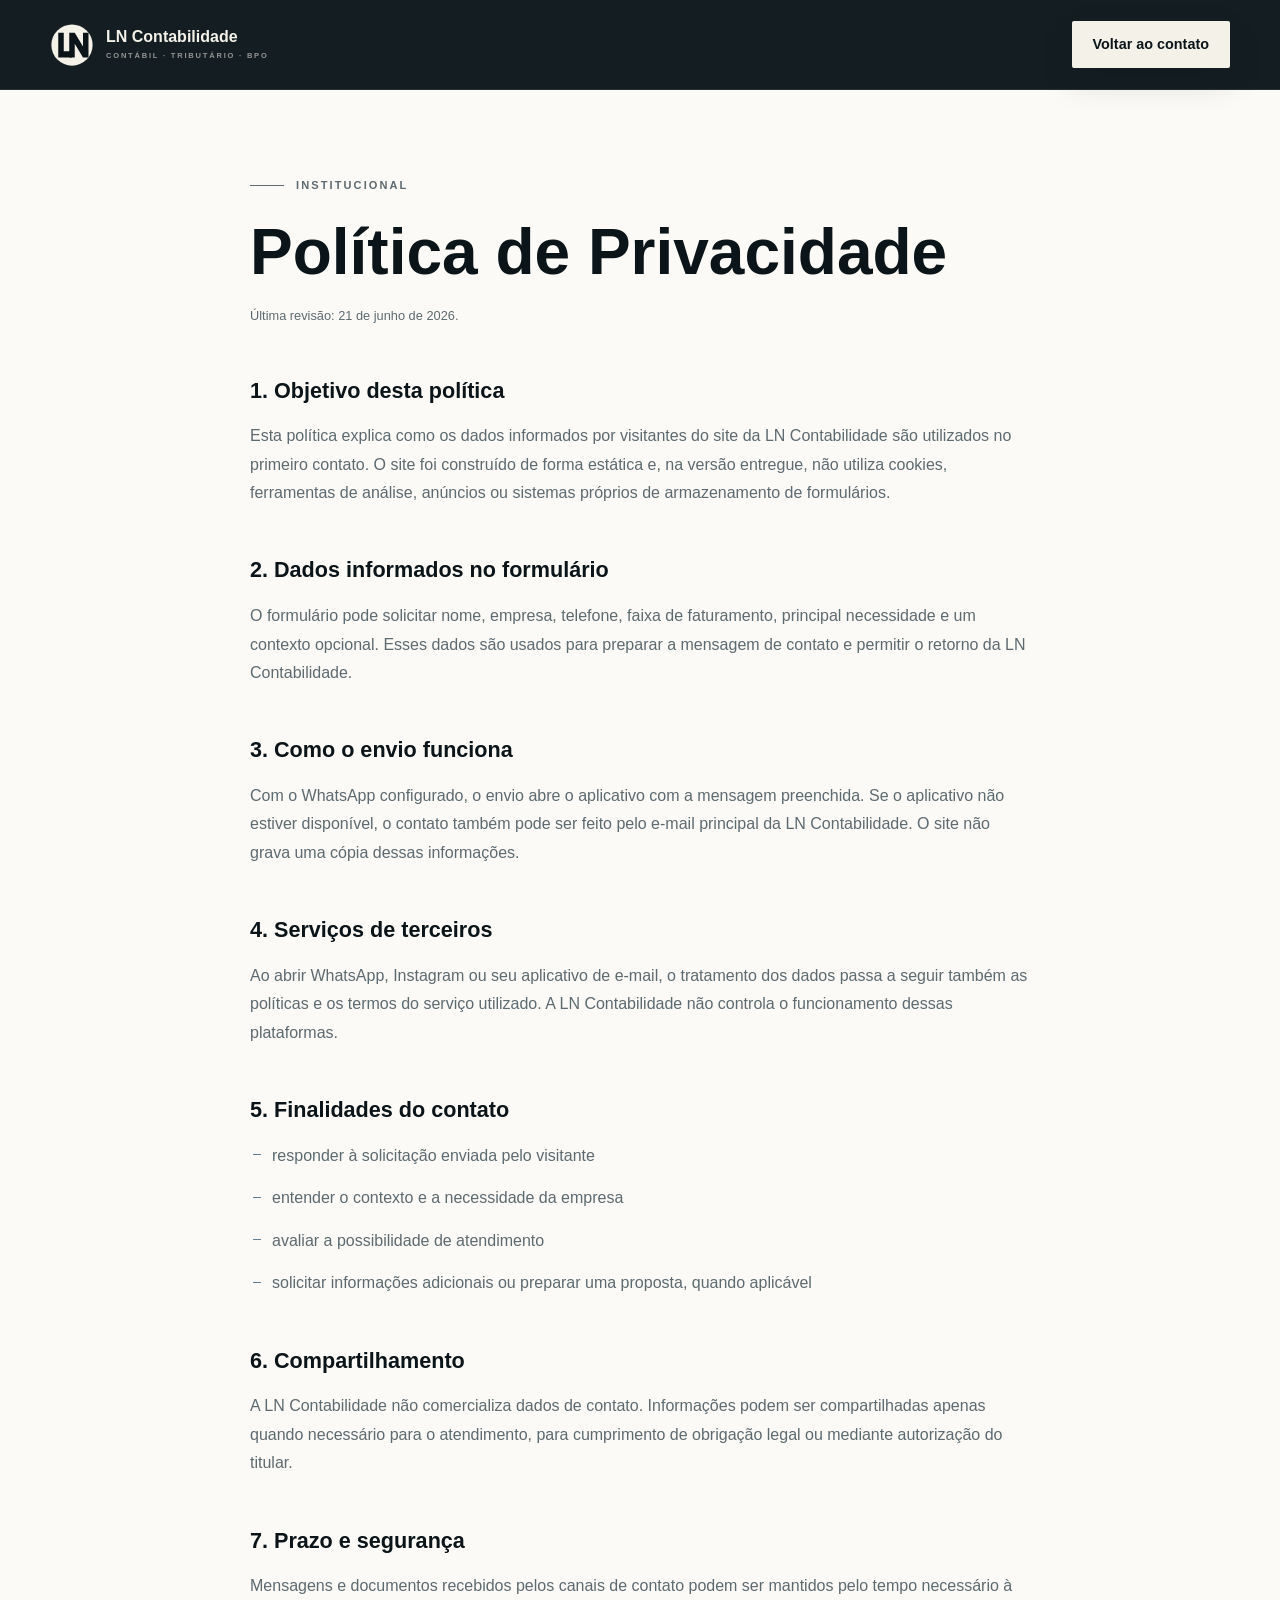
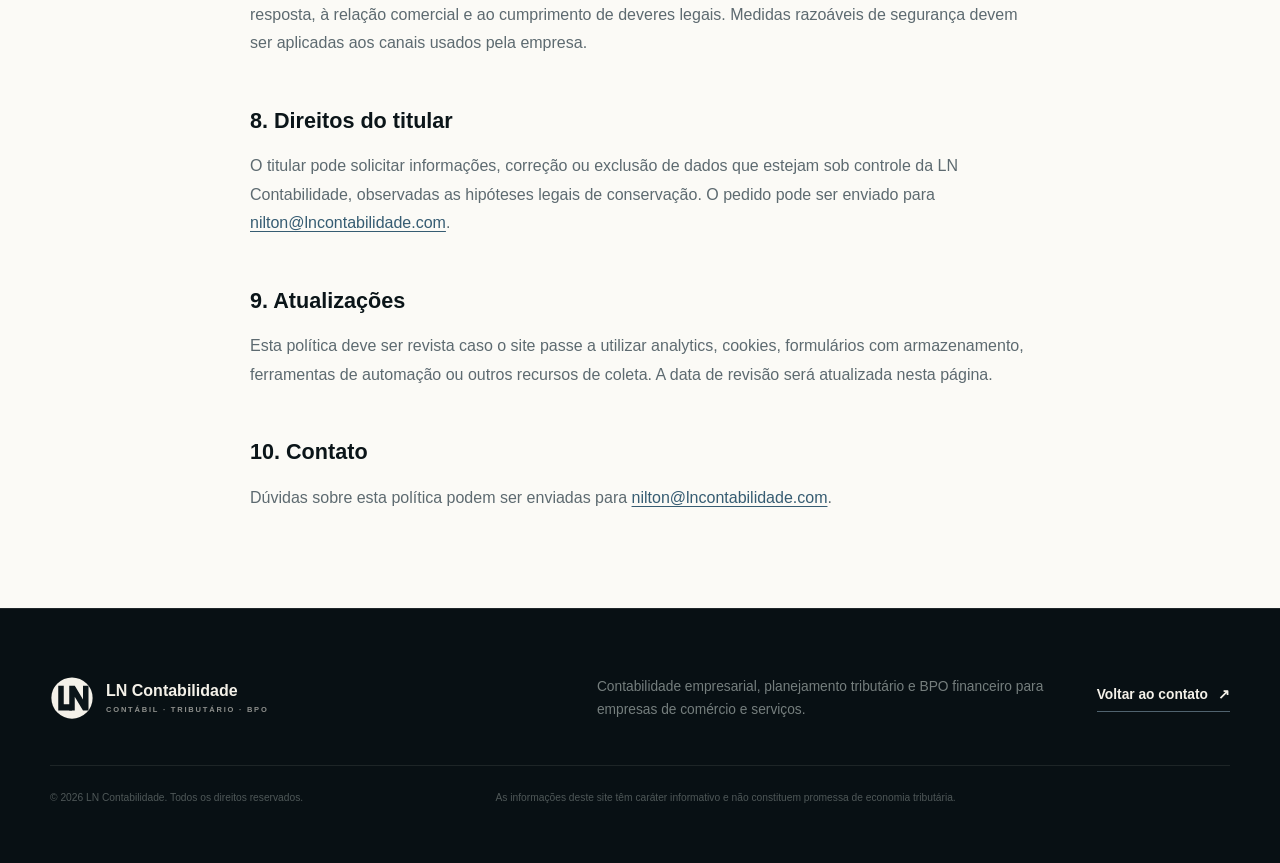
<file: privacidade.html>
<!doctype html>
<html lang="pt-BR">
<head>
  <meta charset="utf-8">
  <meta name="viewport" content="width=device-width, initial-scale=1, viewport-fit=cover">
  <meta name="theme-color" content="#0b1519">
  <meta name="robots" content="index, follow">
  <meta name="description" content="Política de Privacidade da LN Contabilidade.">
  <title>Política de Privacidade | LN Contabilidade</title>
  <link rel="icon" href="./assets/favicon/favicon.svg" type="image/svg+xml">
  <link rel="icon" href="./assets/favicon/favicon-32.png" sizes="32x32" type="image/png">
  <link rel="apple-touch-icon" href="./assets/favicon/apple-touch-icon.png">
  <link rel="stylesheet" href="./assets/css/styles.css">
  <script src="./assets/js/site-config.js"></script>
  <script defer src="./assets/js/main.js"></script>
</head>
<body>
  <a class="skip-link" href="#conteudo">Pular para o conteúdo</a>

  <header class="site-header">
    <div class="shell header-inner">
      <a class="brand" href="./index.html" aria-label="LN Contabilidade, página inicial">
        <svg class="brand-mark" viewBox="0 0 64 64" aria-hidden="true">
          <circle cx="32" cy="32" r="30" fill="currentColor"/>
          <path d="M12 14h8v27h12v9H12V14Z" fill="var(--brand-mark-ink)"/>
          <path d="M28 50V14h8l12 20V14h8v36h-8L36 30v20h-8Z" fill="var(--brand-mark-ink)"/>
        </svg>
        <span class="brand-copy"><strong>LN Contabilidade</strong><small>CONTÁBIL · TRIBUTÁRIO · BPO</small></span>
      </a>
      <a class="button button-light header-cta" href="./index.html#contato">Voltar ao contato</a>
      <details class="mobile-nav">
        <summary aria-label="Abrir menu de navegação"><span></span><span></span><span></span></summary>
        <nav aria-label="Navegação mobile">
          <a href="./index.html">Página inicial</a>
          <a href="./index.html#servicos">Serviços</a>
          <a href="./index.html#faq">Perguntas frequentes</a>
          <a class="button button-light" href="./index.html#contato">Voltar ao contato</a>
        </nav>
      </details>
    </div>
  </header>

  <main class="privacy-main" id="conteudo">
    <article class="shell privacy-content">
      <p class="eyebrow eyebrow-dark"><span></span> Institucional</p>
      <h1>Política de Privacidade</h1>
      <p class="updated">Última revisão: 21 de junho de 2026.</p>

      <h2>1. Objetivo desta política</h2>
      <p>Esta política explica como os dados informados por visitantes do site da LN Contabilidade são utilizados no primeiro contato. O site foi construído de forma estática e, na versão entregue, não utiliza cookies, ferramentas de análise, anúncios ou sistemas próprios de armazenamento de formulários.</p>

      <h2>2. Dados informados no formulário</h2>
      <p>O formulário pode solicitar nome, empresa, telefone, faixa de faturamento, principal necessidade e um contexto opcional. Esses dados são usados para preparar a mensagem de contato e permitir o retorno da LN Contabilidade.</p>

      <h2>3. Como o envio funciona</h2>
      <p>Com o WhatsApp configurado, o envio abre o aplicativo com a mensagem preenchida. Se o aplicativo não estiver disponível, o contato também pode ser feito pelo e-mail principal da LN Contabilidade. O site não grava uma cópia dessas informações.</p>

      <h2>4. Serviços de terceiros</h2>
      <p>Ao abrir WhatsApp, Instagram ou seu aplicativo de e-mail, o tratamento dos dados passa a seguir também as políticas e os termos do serviço utilizado. A LN Contabilidade não controla o funcionamento dessas plataformas.</p>

      <h2>5. Finalidades do contato</h2>
      <ul>
        <li>responder à solicitação enviada pelo visitante</li>
        <li>entender o contexto e a necessidade da empresa</li>
        <li>avaliar a possibilidade de atendimento</li>
        <li>solicitar informações adicionais ou preparar uma proposta, quando aplicável</li>
      </ul>

      <h2>6. Compartilhamento</h2>
      <p>A LN Contabilidade não comercializa dados de contato. Informações podem ser compartilhadas apenas quando necessário para o atendimento, para cumprimento de obrigação legal ou mediante autorização do titular.</p>

      <h2>7. Prazo e segurança</h2>
      <p>Mensagens e documentos recebidos pelos canais de contato podem ser mantidos pelo tempo necessário à resposta, à relação comercial e ao cumprimento de deveres legais. Medidas razoáveis de segurança devem ser aplicadas aos canais usados pela empresa.</p>

      <h2>8. Direitos do titular</h2>
      <p>O titular pode solicitar informações, correção ou exclusão de dados que estejam sob controle da LN Contabilidade, observadas as hipóteses legais de conservação. O pedido pode ser enviado para <a href="mailto:nilton@lncontabilidade.com" data-email-link="primary" data-config-text="emailPrimary">nilton@lncontabilidade.com</a>.</p>

      <h2>9. Atualizações</h2>
      <p>Esta política deve ser revista caso o site passe a utilizar analytics, cookies, formulários com armazenamento, ferramentas de automação ou outros recursos de coleta. A data de revisão será atualizada nesta página.</p>

      <h2>10. Contato</h2>
      <p>Dúvidas sobre esta política podem ser enviadas para <a href="mailto:nilton@lncontabilidade.com" data-email-link="primary" data-config-text="emailPrimary">nilton@lncontabilidade.com</a>.</p>
    </article>
  </main>

  <footer class="site-footer">
    <div class="shell footer-top">
      <a class="brand footer-brand" href="./index.html" aria-label="LN Contabilidade, página inicial">
        <svg class="brand-mark" viewBox="0 0 64 64" aria-hidden="true">
          <circle cx="32" cy="32" r="30" fill="currentColor"/>
          <path d="M12 14h8v27h12v9H12V14Z" fill="var(--brand-mark-ink)"/>
          <path d="M28 50V14h8l12 20V14h8v36h-8L36 30v20h-8Z" fill="var(--brand-mark-ink)"/>
        </svg>
        <span class="brand-copy"><strong>LN Contabilidade</strong><small>CONTÁBIL · TRIBUTÁRIO · BPO</small></span>
      </a>
      <p>Contabilidade empresarial, planejamento tributário e BPO financeiro para empresas de comércio e serviços.</p>
      <a class="footer-cta" href="./index.html#contato">Voltar ao contato <span aria-hidden="true">↗</span></a>
    </div>
    <div class="shell footer-bottom">
      <p>© <span data-current-year>2026</span> LN Contabilidade. Todos os direitos reservados.</p>
      <p>As informações deste site têm caráter informativo e não constituem promessa de economia tributária.</p>
    </div>
  </footer>
</body>
</html>
</file>
<file: assets/css/styles.css>
:root {
  --ink: #0b1519;
  --ink-soft: #111f24;
  --ink-raised: #17272d;
  --paper: #f4f1e9;
  --paper-soft: #ebe8e0;
  --paper-bright: #fbfaf6;
  --line-dark: rgba(244, 241, 233, 0.14);
  --line-light: rgba(11, 21, 25, 0.15);
  --ivory: #f4f1e9;
  --mist: #b8c2bf;
  --slate: #5d6a70;
  --steel: #8aa8ba;
  --steel-soft: #b6cad5;
  --error: #a63a34;
  --success: #4f736c;
  --shadow: 0 28px 80px rgba(2, 10, 13, 0.18);
  --shadow-soft: 0 18px 54px rgba(2, 10, 13, 0.13);
  --font-sans: "Avenir Next", Avenir, "Segoe UI", "Helvetica Neue", Arial, sans-serif;
  --font-serif: "Iowan Old Style", "Palatino Linotype", "Book Antiqua", Georgia, serif;
  --shell: 1180px;
  --radius: 2px;
  --header-height: 84px;
  --brand-mark-ink: var(--ink);
}

*,
*::before,
*::after {
  box-sizing: border-box;
}

html {
  min-width: 320px;
  scroll-behavior: smooth;
  scroll-padding-top: calc(var(--header-height) + 24px);
  background: var(--ink);
  -webkit-text-size-adjust: 100%;
}

body {
  min-width: 320px;
  margin: 0;
  overflow-x: hidden;
  color: var(--ink);
  background: var(--paper);
  font-family: var(--font-sans);
  font-size: 16px;
  line-height: 1.6;
  text-rendering: optimizeLegibility;
  -webkit-font-smoothing: antialiased;
}

img,
picture,
svg {
  display: block;
  max-width: 100%;
}

img {
  height: auto;
}

button,
input,
select,
textarea {
  font: inherit;
}

button,
summary,
a {
  -webkit-tap-highlight-color: transparent;
}

a {
  color: inherit;
  text-decoration: none;
}

p,
h1,
h2,
h3,
blockquote,
figure {
  margin: 0;
}

ul,
ol {
  margin: 0;
  padding: 0;
  list-style: none;
}

::selection {
  color: var(--ink);
  background: var(--steel-soft);
}

:focus-visible {
  outline: 2px solid #bfe4f5;
  outline-offset: 4px;
}

section[id] {
  scroll-margin-top: calc(var(--header-height) + 22px);
}

.shell {
  width: min(calc(100% - 40px), var(--shell));
  margin-inline: auto;
}

.skip-link {
  position: fixed;
  z-index: 999;
  top: 12px;
  left: 12px;
  transform: translateY(-150%);
  padding: 12px 16px;
  color: var(--ink);
  background: var(--paper-bright);
  font-size: 0.875rem;
  font-weight: 700;
  transition: transform 160ms ease;
}

.skip-link:focus {
  transform: translateY(0);
}

.site-header {
  position: sticky;
  z-index: 100;
  top: 0;
  height: var(--header-height);
  color: var(--ivory);
  background: rgba(11, 21, 25, 0.96);
  border-bottom: 1px solid rgba(244, 241, 233, 0.09);
  backdrop-filter: blur(16px);
}

.header-inner {
  display: flex;
  align-items: center;
  justify-content: space-between;
  height: 100%;
  gap: 24px;
}

.brand {
  display: inline-flex;
  align-items: center;
  min-width: 0;
  gap: 12px;
  color: var(--ivory);
}

.brand-mark {
  width: 44px;
  height: 44px;
  flex: 0 0 44px;
  color: var(--ivory);
}

.brand-copy {
  display: grid;
  min-width: 0;
  line-height: 1;
}

.brand-copy strong {
  color: var(--ivory);
  font-size: 1rem;
  font-weight: 680;
  letter-spacing: 0;
  white-space: nowrap;
}

.brand-copy small {
  margin-top: 7px;
  color: rgba(244, 241, 233, 0.57);
  font-size: 0.47rem;
  font-weight: 700;
  letter-spacing: 0.24em;
  white-space: nowrap;
}

.desktop-nav {
  display: none;
  align-items: center;
  gap: 30px;
  color: rgba(244, 241, 233, 0.66);
  font-size: 0.83rem;
}

.desktop-nav a {
  position: relative;
  padding-block: 12px;
  transition: color 160ms ease;
}

.desktop-nav a::after {
  position: absolute;
  right: 0;
  bottom: 6px;
  left: 0;
  height: 1px;
  content: "";
  transform: scaleX(0);
  transform-origin: left;
  background: var(--steel);
  transition: transform 180ms ease;
}

.desktop-nav a:hover,
.desktop-nav a:focus-visible {
  color: var(--ivory);
}

.desktop-nav a:hover::after,
.desktop-nav a:focus-visible::after {
  transform: scaleX(1);
}

.header-cta {
  display: none;
}

.mobile-nav {
  position: relative;
  margin-left: auto;
}

.mobile-nav > summary {
  display: grid;
  width: 46px;
  height: 46px;
  cursor: pointer;
  place-content: center;
  gap: 5px;
  border: 1px solid rgba(244, 241, 233, 0.22);
  border-radius: 50%;
  list-style: none;
}

.mobile-nav > summary::-webkit-details-marker {
  display: none;
}

.mobile-nav > summary span {
  width: 17px;
  height: 1px;
  background: var(--ivory);
  transition: transform 180ms ease, opacity 180ms ease;
}

.mobile-nav[open] > summary span:nth-child(1) {
  transform: translateY(6px) rotate(45deg);
}

.mobile-nav[open] > summary span:nth-child(2) {
  opacity: 0;
}

.mobile-nav[open] > summary span:nth-child(3) {
  transform: translateY(-6px) rotate(-45deg);
}

.mobile-nav nav {
  position: absolute;
  top: calc(100% + 14px);
  right: 0;
  display: grid;
  width: min(310px, calc(100vw - 40px));
  padding: 20px;
  gap: 4px;
  background: var(--paper-bright);
  border: 1px solid var(--line-light);
  box-shadow: 0 20px 48px rgba(0, 0, 0, 0.25);
}

.mobile-nav nav > a:not(.button) {
  padding: 13px 8px;
  color: var(--ink);
  border-bottom: 1px solid var(--line-light);
  font-size: 0.95rem;
  font-weight: 600;
}

.mobile-nav nav .button {
  margin-top: 14px;
  color: var(--ivory);
  background: var(--ink);
}

.button {
  display: inline-flex;
  min-height: 52px;
  align-items: center;
  justify-content: center;
  gap: 11px;
  padding: 14px 21px;
  border: 1px solid transparent;
  border-radius: var(--radius);
  font-size: 0.9rem;
  font-weight: 700;
  line-height: 1.2;
  text-align: center;
  transition: transform 160ms ease, color 160ms ease, background 160ms ease, border-color 160ms ease, box-shadow 160ms ease;
}

.button svg {
  width: 18px;
  height: 18px;
  fill: none;
  stroke: currentColor;
  stroke-width: 1.5;
  stroke-linecap: round;
  stroke-linejoin: round;
}

.button:hover {
  transform: translateY(-2px);
}

.button-light {
  color: var(--ink);
  background: var(--ivory);
  box-shadow: 0 14px 34px rgba(2, 10, 13, 0.14);
}

.button-light:hover {
  background: #fff;
  box-shadow: 0 18px 42px rgba(2, 10, 13, 0.2);
}

.button-outline {
  color: var(--ivory);
  background: transparent;
  border-color: rgba(244, 241, 233, 0.25);
}

.button-outline:hover {
  border-color: rgba(244, 241, 233, 0.56);
  background: rgba(244, 241, 233, 0.05);
}

.section {
  padding-block: 96px;
}

.section-dark,
.section-ink,
.reform,
.contact {
  color: var(--ivory);
  background: var(--ink);
}

.section-paper {
  background: var(--paper-bright);
}

.section-muted {
  background: var(--paper-soft);
}

.eyebrow {
  display: flex;
  flex-wrap: wrap;
  align-items: center;
  max-width: 100%;
  gap: 12px;
  color: var(--steel);
  font-size: 0.69rem;
  font-weight: 750;
  letter-spacing: 0.13em;
  line-height: 1.5;
  text-transform: uppercase;
}

.eyebrow span {
  width: 34px;
  height: 1px;
  flex: 0 0 auto;
  background: currentColor;
}

.eyebrow-dark {
  color: #557386;
}

.hero {
  position: relative;
  overflow: hidden;
  padding: 78px 0 86px;
}

.hero-grid {
  position: absolute;
  inset: 0;
  pointer-events: none;
  opacity: 0.55;
  background-image:
    linear-gradient(rgba(244, 241, 233, 0.035) 1px, transparent 1px),
    linear-gradient(90deg, rgba(244, 241, 233, 0.035) 1px, transparent 1px);
  background-size: 72px 72px;
  mask-image: linear-gradient(to bottom, black 0%, black 70%, transparent 100%);
}

.hero::after {
  position: absolute;
  right: -20vw;
  bottom: -35vw;
  width: 65vw;
  height: 65vw;
  content: "";
  pointer-events: none;
  border-radius: 50%;
  background: radial-gradient(circle, rgba(93, 137, 162, 0.11), transparent 67%);
}

.hero-layout {
  position: relative;
  z-index: 1;
  display: grid;
  gap: 56px;
}

.hero-copy {
  min-width: 0;
  max-width: 750px;
}

.hero h1 {
  max-width: 780px;
  margin-top: 28px;
  color: var(--ivory);
  font-size: 3rem;
  font-weight: 680;
  letter-spacing: 0;
  line-height: 1.02;
  text-wrap: balance;
  overflow-wrap: break-word;
}

.hero-lead {
  max-width: 680px;
  margin-top: 30px;
  color: rgba(184, 194, 191, 0.88);
  font-size: 1.08rem;
  line-height: 1.65;
  overflow-wrap: break-word;
}

.button-row {
  display: grid;
  margin-top: 34px;
  gap: 12px;
}

.hero-note {
  max-width: 600px;
  margin-top: 24px;
  padding: 16px 0 0 18px;
  color: rgba(184, 194, 191, 0.68);
  border-top: 1px solid rgba(244, 241, 233, 0.12);
  border-left: 1px solid rgba(138, 168, 186, 0.35);
  font-size: 0.81rem;
  line-height: 1.6;
  overflow-wrap: break-word;
}

.hero-portrait {
  position: relative;
  width: 100%;
  max-width: 620px;
  margin-inline: auto;
}

.portrait-frame {
  position: relative;
  padding: 8px;
  border: 1px solid rgba(138, 168, 186, 0.34);
  box-shadow: 0 18px 60px rgba(2, 10, 13, 0.28);
}

.portrait-frame picture {
  overflow: hidden;
  aspect-ratio: 4 / 5;
  background: var(--ink-soft);
}

.portrait-frame img {
  width: 100%;
  height: 100%;
  object-fit: cover;
  object-position: 50% 50%;
}

.portrait-shade {
  position: absolute;
  inset: 8px;
  pointer-events: none;
  background: linear-gradient(to top, rgba(11, 21, 25, 0.82), transparent 35%);
}

.portrait-frame figcaption {
  position: absolute;
  right: 24px;
  bottom: 24px;
  left: 24px;
  display: grid;
  max-width: 310px;
  margin-left: auto;
  gap: 4px;
  text-align: right;
}

.portrait-frame figcaption strong {
  color: var(--ivory);
  font-size: 1rem;
  font-weight: 700;
}

.portrait-frame figcaption span {
  color: rgba(244, 241, 233, 0.67);
  font-size: 0.78rem;
  line-height: 1.45;
}

.hero-portrait blockquote {
  position: relative;
  z-index: 2;
  width: calc(100% - 28px);
  margin: -24px 0 0 14px;
  padding: 25px 26px 23px;
  color: var(--ink);
  background: var(--ivory);
  box-shadow: var(--shadow-soft);
  font-family: var(--font-serif);
  font-size: 1.25rem;
  font-style: italic;
  line-height: 1.45;
}

.hero-portrait blockquote cite {
  display: block;
  margin-top: 14px;
  color: var(--slate);
  font-family: var(--font-sans);
  font-size: 0.61rem;
  font-style: normal;
  font-weight: 750;
  letter-spacing: 0.18em;
  text-transform: uppercase;
}

.expertise-strip {
  position: relative;
  z-index: 2;
  color: var(--ink);
  background: var(--paper-bright);
  border-bottom: 1px solid var(--line-light);
}

.expertise-grid {
  display: grid;
}

.expertise-grid article {
  display: grid;
  grid-template-columns: 34px 1fr;
  padding: 28px 0;
  gap: 16px;
  border-bottom: 1px solid var(--line-light);
}

.expertise-grid article:last-child {
  border-bottom: 0;
}

.expertise-grid article > span {
  color: #6c8797;
  font-size: 0.67rem;
  font-weight: 750;
  letter-spacing: 0.14em;
}

.expertise-grid h2 {
  font-size: 1rem;
  font-weight: 740;
  letter-spacing: 0;
}

.expertise-grid p {
  margin-top: 7px;
  color: var(--slate);
  font-size: 0.84rem;
  line-height: 1.65;
}

.split-heading {
  display: grid;
  gap: 28px;
}

.split-heading h2,
.reveal h2,
.approach h2,
.deliverables h2,
.reform h2,
.bpo h2,
.process h2,
.about h2,
.fit h2,
.faq h2,
.contact h2 {
  margin-top: 20px;
  font-size: 2.25rem;
  font-weight: 660;
  letter-spacing: 0;
  line-height: 1.08;
  text-wrap: balance;
}

.section-intro {
  max-width: 600px;
  color: var(--slate);
  font-size: 1.02rem;
  line-height: 1.75;
  overflow-wrap: break-word;
}

.reveal {
  background: var(--paper-soft);
}

.reveal-layout {
  display: grid;
  gap: 42px;
}

.reveal-heading {
  max-width: 760px;
}

.reveal-heading > p:last-child {
  max-width: 640px;
  margin-top: 24px;
  color: var(--slate);
  font-size: 1rem;
  line-height: 1.75;
}

.reveal-board {
  display: grid;
  border-top: 1px solid var(--line-light);
}

.reveal-board article {
  display: grid;
  padding: 22px 0;
  gap: 8px;
  border-bottom: 1px solid var(--line-light);
}

.reveal-board span {
  color: #557386;
  font-size: 0.64rem;
  font-weight: 760;
  letter-spacing: 0.14em;
  text-transform: uppercase;
}

.reveal-board p {
  color: var(--ink);
  font-size: 0.94rem;
  line-height: 1.6;
}

.issue-list {
  margin-top: 54px;
  border-top: 1px solid var(--line-light);
}

.issue-list article {
  display: grid;
  padding: 28px 0;
  gap: 10px;
  border-bottom: 1px solid var(--line-light);
}

.issue-number {
  color: #6c8797;
  font-size: 0.7rem;
  font-weight: 750;
  letter-spacing: 0.15em;
}

.issue-list h3 {
  font-size: 1.15rem;
  font-weight: 710;
  letter-spacing: 0;
  line-height: 1.35;
}

.issue-list p {
  color: var(--slate);
  font-size: 0.94rem;
  line-height: 1.7;
}

.approach {
  position: relative;
  background: var(--ink-soft);
}

.approach::before {
  position: absolute;
  inset: 0;
  content: "";
  pointer-events: none;
  background: linear-gradient(90deg, transparent 0, rgba(138, 168, 186, 0.045) 50%, transparent 100%);
}

.approach-layout {
  position: relative;
  display: grid;
  gap: 36px;
}

.approach-statement h2 {
  max-width: 780px;
  color: var(--ivory);
}

.approach-copy {
  display: grid;
  align-content: end;
  gap: 20px;
  color: rgba(184, 194, 191, 0.78);
  font-size: 1rem;
  line-height: 1.75;
}

.reading-line {
  position: relative;
  display: grid;
  margin-top: 64px;
  gap: 14px;
}

.reading-line > div {
  display: grid;
  padding: 22px 0;
  gap: 8px;
  border-top: 1px solid rgba(244, 241, 233, 0.16);
}

.reading-line span {
  color: var(--ivory);
  font-size: 1.06rem;
  font-weight: 680;
}

.reading-line small {
  color: rgba(184, 194, 191, 0.62);
  font-size: 0.78rem;
  line-height: 1.55;
}

.reading-line i {
  display: none;
}

.service-stack {
  margin-top: 62px;
  border-top: 1px solid var(--line-light);
}

.service-feature {
  display: grid;
  padding: 38px 0;
  gap: 22px;
  border-bottom: 1px solid var(--line-light);
}

.service-index {
  color: #6c8797;
  font-size: 0.69rem;
  font-weight: 750;
  letter-spacing: 0.16em;
}

.service-kicker {
  color: #567589;
  font-size: 0.65rem;
  font-weight: 750;
  letter-spacing: 0.16em;
  text-transform: uppercase;
}

.service-main h3 {
  max-width: 650px;
  margin-top: 10px;
  font-size: 1.75rem;
  font-weight: 650;
  letter-spacing: 0;
  line-height: 1.16;
}

.service-main > p:last-child {
  max-width: 680px;
  margin-top: 19px;
  color: var(--slate);
  font-size: 0.95rem;
  line-height: 1.75;
}

.service-when {
  padding-top: 21px;
  border-top: 1px solid var(--line-light);
}

.service-when strong {
  color: var(--ink);
  font-size: 0.72rem;
  font-weight: 750;
  letter-spacing: 0.1em;
  text-transform: uppercase;
}

.service-when ul {
  display: grid;
  margin-top: 14px;
  gap: 9px;
}

.service-when li {
  position: relative;
  padding-left: 18px;
  color: var(--slate);
  font-size: 0.82rem;
  line-height: 1.5;
}

.service-when li::before {
  position: absolute;
  top: 0.67em;
  left: 0;
  width: 7px;
  height: 1px;
  content: "";
  background: #6c8797;
}

.supporting-services {
  display: grid;
  margin-top: 54px;
  border-top: 1px solid var(--line-light);
  border-bottom: 1px solid var(--line-light);
}

.supporting-services article {
  padding: 32px 0;
  border-bottom: 1px solid var(--line-light);
}

.supporting-services article:last-child {
  border-bottom: 0;
}

.supporting-services svg {
  width: 38px;
  height: 38px;
  color: #648397;
  fill: none;
  stroke: currentColor;
  stroke-width: 1.5;
  stroke-linecap: round;
  stroke-linejoin: round;
}

.supporting-services h3 {
  margin-top: 22px;
  font-size: 1.05rem;
  font-weight: 710;
  letter-spacing: 0;
}

.supporting-services p {
  margin-top: 10px;
  color: var(--slate);
  font-size: 0.84rem;
  line-height: 1.65;
}

.deliverables {
  background: #e8e5dd;
}

.deliverables-layout {
  display: grid;
  gap: 38px;
}

.deliverables-copy {
  max-width: 720px;
}

.deliverables-copy > p:last-child {
  max-width: 620px;
  margin-top: 24px;
  color: var(--slate);
  line-height: 1.75;
}

.deliverables-panel {
  padding: 28px 22px;
  color: var(--ivory);
  background: var(--ink);
  border: 1px solid rgba(11, 21, 25, 0.18);
  box-shadow: var(--shadow-soft);
}

.deliverables-panel ol {
  display: grid;
  counter-reset: deliverable;
}

.deliverables-panel li {
  position: relative;
  display: grid;
  padding: 22px 0 22px 42px;
  gap: 7px;
  border-bottom: 1px solid rgba(244, 241, 233, 0.13);
  counter-increment: deliverable;
}

.deliverables-panel li:first-child {
  padding-top: 0;
}

.deliverables-panel li::before {
  position: absolute;
  top: 23px;
  left: 0;
  color: var(--steel);
  content: counter(deliverable, decimal-leading-zero);
  font-size: 0.64rem;
  font-weight: 760;
  letter-spacing: 0.14em;
}

.deliverables-panel li:first-child::before {
  top: 1px;
}

.deliverables-panel strong {
  color: var(--ivory);
  font-size: 1.02rem;
  font-weight: 700;
}

.deliverables-panel span,
.deliverables-panel > p {
  color: rgba(184, 194, 191, 0.72);
  font-size: 0.86rem;
  line-height: 1.6;
}

.deliverables-panel > p {
  margin-top: 22px;
  padding-top: 18px;
  border-top: 1px solid rgba(244, 241, 233, 0.13);
}

.reform {
  position: relative;
  overflow: hidden;
  background: #0d1b21;
}

.reform::before {
  position: absolute;
  inset: 0;
  content: "";
  pointer-events: none;
  background-image: linear-gradient(rgba(138, 168, 186, 0.045) 1px, transparent 1px);
  background-size: 100% 68px;
}

.reform-layout {
  position: relative;
  display: grid;
  gap: 52px;
}

.reform-copy h2 {
  max-width: 750px;
}

.reform-copy > p:not(.eyebrow, .source-note) {
  max-width: 700px;
  margin-top: 24px;
  color: rgba(184, 194, 191, 0.82);
  font-size: 1rem;
  line-height: 1.75;
}

.reform-copy .button {
  margin-top: 30px;
}

.source-note {
  max-width: 660px;
  margin-top: 24px;
  color: rgba(184, 194, 191, 0.52);
  font-size: 0.69rem;
  line-height: 1.6;
}

.source-note a {
  color: rgba(244, 241, 233, 0.78);
  text-decoration: underline;
  text-decoration-color: rgba(138, 168, 186, 0.45);
  text-underline-offset: 3px;
}

.reform-checklist {
  align-self: end;
  border-top: 1px solid rgba(244, 241, 233, 0.16);
}

.reform-checklist div {
  display: grid;
  grid-template-columns: 36px 1fr;
  align-items: center;
  padding: 22px 0;
  gap: 14px;
  border-bottom: 1px solid rgba(244, 241, 233, 0.16);
}

.reform-checklist span {
  color: var(--steel);
  font-size: 0.65rem;
  font-weight: 750;
  letter-spacing: 0.14em;
}

.reform-checklist p {
  color: var(--ivory);
  font-size: 0.92rem;
  line-height: 1.5;
}

.bpo-layout {
  display: grid;
  gap: 34px;
}

.bpo h2 {
  max-width: 640px;
}

.bpo-lead {
  max-width: 620px;
  margin-top: 24px;
  color: #405157;
  font-family: var(--font-serif);
  font-size: 1.38rem;
  font-style: italic;
  line-height: 1.55;
}

.bpo-copy {
  align-self: end;
}

.bpo-copy > p:first-child {
  color: var(--slate);
  line-height: 1.75;
}

.check-list {
  display: grid;
  margin-top: 26px;
  border-top: 1px solid var(--line-light);
}

.check-list li {
  position: relative;
  padding: 14px 0 14px 28px;
  border-bottom: 1px solid var(--line-light);
  font-size: 0.91rem;
  font-weight: 620;
  line-height: 1.45;
}

.check-list li::before {
  position: absolute;
  top: 1.2rem;
  left: 2px;
  width: 10px;
  height: 5px;
  content: "";
  transform: rotate(-45deg);
  border-bottom: 1.5px solid #5d8095;
  border-left: 1.5px solid #5d8095;
}

.small-print {
  margin-top: 18px;
  color: var(--slate);
  font-size: 0.72rem;
  line-height: 1.65;
}

.finance-flow {
  display: grid;
  margin-top: 62px;
  gap: 10px;
}

.finance-flow span {
  padding: 14px 16px;
  color: var(--ink);
  background: var(--paper-soft);
  border: 1px solid var(--line-light);
  font-size: 0.77rem;
  font-weight: 720;
  text-align: center;
}

.finance-flow i {
  width: 1px;
  height: 14px;
  justify-self: center;
  background: #6c8797;
}

.process-heading {
  display: grid;
  gap: 26px;
}

.process-heading > p {
  max-width: 520px;
  color: var(--slate);
  line-height: 1.75;
}

.process-list {
  display: grid;
  margin-top: 54px;
  border-top: 1px solid var(--line-light);
}

.process-list li {
  display: grid;
  grid-template-columns: 42px 1fr;
  padding: 28px 0;
  gap: 15px;
  border-bottom: 1px solid var(--line-light);
}

.process-list li > span {
  color: #638195;
  font-size: 0.68rem;
  font-weight: 750;
  letter-spacing: 0.15em;
}

.process-list h3 {
  font-size: 1.05rem;
  font-weight: 710;
  letter-spacing: 0;
}

.process-list p {
  margin-top: 8px;
  color: var(--slate);
  font-size: 0.86rem;
  line-height: 1.65;
}

.about {
  background: var(--ink);
}

.about-layout {
  display: grid;
  gap: 38px;
}

.about-title h2 {
  max-width: 650px;
}

.about-copy {
  display: grid;
  gap: 20px;
  color: rgba(184, 194, 191, 0.78);
  font-size: 1rem;
  line-height: 1.78;
}

.about-copy blockquote {
  margin-top: 10px;
  padding: 26px 0 4px;
  color: var(--ivory);
  border-top: 1px solid rgba(244, 241, 233, 0.16);
  font-family: var(--font-serif);
  font-size: 1.42rem;
  font-style: italic;
  line-height: 1.5;
}

.signature {
  display: grid;
  padding-top: 20px;
  gap: 4px;
  border-top: 1px solid rgba(244, 241, 233, 0.16);
}

.signature strong {
  color: var(--ivory);
  font-size: 0.93rem;
}

.signature span {
  color: rgba(184, 194, 191, 0.56);
  font-size: 0.76rem;
}

.fit-layout {
  display: grid;
  gap: 42px;
}

.fit-layout > div > p:last-child {
  max-width: 530px;
  margin-top: 24px;
  color: var(--slate);
  line-height: 1.75;
}

.fit-list {
  border-top: 1px solid var(--line-light);
}

.fit-list li {
  position: relative;
  padding: 19px 4px 19px 32px;
  border-bottom: 1px solid var(--line-light);
  font-size: 0.96rem;
  line-height: 1.55;
}

.fit-list li::before {
  position: absolute;
  top: 27px;
  left: 4px;
  width: 12px;
  height: 1px;
  content: "";
  background: #638195;
}

.faq-layout {
  display: grid;
  gap: 44px;
}

.faq-heading p:last-child {
  max-width: 440px;
  margin-top: 22px;
  color: var(--slate);
}

.faq-list {
  border-top: 1px solid var(--line-light);
}

.faq-list details {
  border-bottom: 1px solid var(--line-light);
}

.faq-list summary {
  position: relative;
  display: grid;
  min-height: 76px;
  cursor: pointer;
  grid-template-columns: 1fr 28px;
  align-items: center;
  gap: 20px;
  list-style: none;
  font-size: 1rem;
  font-weight: 680;
  line-height: 1.45;
}

.faq-list summary::-webkit-details-marker {
  display: none;
}

.faq-list summary span {
  position: relative;
  width: 28px;
  height: 28px;
  border: 1px solid var(--line-light);
  border-radius: 50%;
}

.faq-list summary span::before,
.faq-list summary span::after {
  position: absolute;
  top: 50%;
  left: 50%;
  width: 10px;
  height: 1px;
  content: "";
  transform: translate(-50%, -50%);
  background: var(--ink);
  transition: transform 160ms ease;
}

.faq-list summary span::after {
  transform: translate(-50%, -50%) rotate(90deg);
}

.faq-list details[open] summary span::after {
  transform: translate(-50%, -50%) rotate(0);
}

.faq-list details > p {
  max-width: 700px;
  padding: 0 48px 28px 0;
  color: var(--slate);
  font-size: 0.92rem;
  line-height: 1.72;
}

.contact {
  background: #0d1b21;
}

.contact-layout {
  display: grid;
  gap: 46px;
}

.contact-copy > p:not(.eyebrow) {
  max-width: 610px;
  margin-top: 24px;
  color: rgba(184, 194, 191, 0.82);
  line-height: 1.75;
}

.contact-channels {
  display: grid;
  margin-top: 38px;
  border-top: 1px solid rgba(244, 241, 233, 0.15);
}

.contact-channels a {
  display: grid;
  padding: 18px 0;
  gap: 3px;
  border-bottom: 1px solid rgba(244, 241, 233, 0.15);
}

.contact-channels span {
  color: rgba(184, 194, 191, 0.49);
  font-size: 0.64rem;
  font-weight: 720;
  letter-spacing: 0.12em;
  text-transform: uppercase;
}

.contact-channels strong {
  color: var(--ivory);
  font-size: 0.88rem;
  font-weight: 600;
  overflow-wrap: anywhere;
}

.lead-form {
  padding: 30px 22px;
  color: var(--ink);
  background: var(--paper-bright);
  border: 1px solid rgba(244, 241, 233, 0.2);
  box-shadow: var(--shadow-soft);
}

.form-grid {
  display: grid;
  gap: 18px;
}

.field-group {
  display: grid;
  gap: 8px;
}

.field-group label {
  color: var(--ink);
  font-size: 0.77rem;
  font-weight: 720;
}

.field-group label span {
  color: var(--slate);
  font-weight: 500;
}

.field-group input,
.field-group select,
.field-group textarea {
  width: 100%;
  min-height: 52px;
  padding: 13px 14px;
  color: var(--ink);
  background: #fff;
  border: 1px solid rgba(11, 21, 25, 0.2);
  border-radius: 0;
  outline: none;
  font-size: 0.94rem;
  transition: border-color 140ms ease, box-shadow 140ms ease;
}

.field-group textarea {
  min-height: 118px;
  resize: vertical;
}

.field-group input::placeholder,
.field-group textarea::placeholder {
  color: rgba(93, 106, 112, 0.62);
}

.field-group input:focus,
.field-group select:focus,
.field-group textarea:focus {
  border-color: #5f8296;
  box-shadow: 0 0 0 3px rgba(95, 130, 150, 0.14);
}

.field-group input[aria-invalid="true"],
.field-group select[aria-invalid="true"],
.field-group textarea[aria-invalid="true"] {
  border-color: var(--error);
}

.field-error {
  min-height: 0;
  color: var(--error);
  font-size: 0.7rem;
  line-height: 1.35;
}

.field-error:empty {
  display: none;
}

.consent {
  display: grid;
  margin-top: 20px;
  grid-template-columns: 20px 1fr;
  align-items: start;
  gap: 10px;
  color: var(--slate);
  font-size: 0.73rem;
  line-height: 1.55;
}

.consent input {
  width: 17px;
  height: 17px;
  margin-top: 2px;
  accent-color: #55778b;
}

.consent a {
  color: var(--ink);
  text-decoration: underline;
  text-underline-offset: 3px;
}

.consent-error {
  margin: 6px 0 0 30px;
}

.form-submit {
  width: 100%;
  margin-top: 22px;
  color: var(--ivory);
  background: var(--ink);
}

.form-submit:hover {
  background: var(--ink-raised);
}

.form-note,
.form-status,
.noscript-note {
  margin-top: 14px;
  color: var(--slate);
  font-size: 0.72rem;
  line-height: 1.55;
}

.form-status[data-state="success"] {
  color: var(--success);
  font-weight: 650;
}

.form-status[data-state="error"] {
  color: var(--error);
  font-weight: 650;
}

.noscript-note a {
  color: var(--ink);
  text-decoration: underline;
}

.site-footer {
  padding: 64px 0 118px;
  color: var(--ivory);
  background: #081014;
  border-top: 1px solid rgba(244, 241, 233, 0.1);
}

.footer-top {
  display: grid;
  gap: 28px;
}

.footer-brand .brand-mark {
  width: 50px;
  height: 50px;
}

.footer-top > p {
  max-width: 540px;
  color: rgba(184, 194, 191, 0.62);
  font-size: 0.86rem;
  line-height: 1.7;
}

.footer-cta {
  display: inline-flex;
  width: fit-content;
  align-items: center;
  gap: 10px;
  padding-bottom: 5px;
  color: var(--ivory);
  border-bottom: 1px solid rgba(138, 168, 186, 0.55);
  font-size: 0.86rem;
  font-weight: 680;
}

.footer-links {
  display: grid;
  margin-top: 50px;
  padding-top: 32px;
  gap: 28px;
  border-top: 1px solid rgba(244, 241, 233, 0.12);
}

.footer-links > div {
  display: grid;
  align-content: start;
  gap: 8px;
}

.footer-links span {
  margin-bottom: 4px;
  color: rgba(184, 194, 191, 0.42);
  font-size: 0.61rem;
  font-weight: 750;
  letter-spacing: 0.14em;
  text-transform: uppercase;
}

.footer-links a {
  color: rgba(244, 241, 233, 0.77);
  font-size: 0.79rem;
  overflow-wrap: anywhere;
}

.footer-links a:hover {
  color: var(--ivory);
}

.footer-bottom {
  display: grid;
  margin-top: 42px;
  padding-top: 24px;
  gap: 12px;
  color: rgba(184, 194, 191, 0.4);
  border-top: 1px solid rgba(244, 241, 233, 0.09);
  font-size: 0.64rem;
  line-height: 1.6;
}

.footer-credit {
  white-space: nowrap;
}

.footer-credit a {
  color: rgba(244, 241, 233, 0.62);
  text-decoration: none;
}

.footer-credit a:hover {
  color: var(--ivory);
}

.mobile-contact {
  position: fixed;
  z-index: 90;
  right: 16px;
  bottom: calc(16px + env(safe-area-inset-bottom));
  left: 16px;
  display: inline-flex;
  min-height: 48px;
  align-items: center;
  justify-content: center;
  gap: 10px;
  color: var(--ink);
  background: var(--ivory);
  border: 1px solid rgba(11, 21, 25, 0.18);
  box-shadow: 0 14px 34px rgba(0, 0, 0, 0.24);
  font-size: 0.8rem;
  font-weight: 740;
}

.mobile-contact svg {
  width: 19px;
  height: 19px;
  fill: none;
  stroke: currentColor;
  stroke-width: 1.6;
  stroke-linecap: round;
  stroke-linejoin: round;
}

.privacy-main {
  min-height: calc(100vh - var(--header-height));
  padding: 72px 0 96px;
  background: var(--paper-bright);
}

.privacy-content {
  max-width: 780px;
}

.privacy-content h1 {
  margin-top: 22px;
  font-size: 2.75rem;
  font-weight: 660;
  letter-spacing: 0;
  line-height: 1.08;
}

.privacy-content .updated {
  margin-top: 18px;
  color: var(--slate);
  font-size: 0.8rem;
}

.privacy-content h2 {
  margin-top: 46px;
  font-size: 1.35rem;
  font-weight: 720;
  letter-spacing: 0;
}

.privacy-content p,
.privacy-content li {
  margin-top: 14px;
  color: var(--slate);
  line-height: 1.78;
}

.privacy-content ul {
  margin-top: 12px;
}

.privacy-content li {
  position: relative;
  padding-left: 22px;
}

.privacy-content li::before {
  position: absolute;
  top: 0.78em;
  left: 3px;
  width: 8px;
  height: 1px;
  content: "";
  background: #638195;
}

.privacy-content a {
  color: #365c72;
  text-decoration: underline;
  text-underline-offset: 3px;
}

@media (min-width: 540px) {
  .button-row {
    display: flex;
    flex-wrap: wrap;
  }

  .button-row .button {
    min-width: 205px;
  }

  .form-grid {
    grid-template-columns: 1fr 1fr;
  }

  .field-full {
    grid-column: 1 / -1;
  }

  .lead-form {
    padding: 36px;
  }

  .mobile-contact {
    right: 20px;
    left: auto;
    width: 218px;
  }
}

@media (min-width: 700px) {
  .eyebrow {
    letter-spacing: 0.19em;
  }

  .section {
    padding-block: 124px;
  }

  .hero {
    padding: 96px 0 100px;
  }

  .hero h1 {
    font-size: 3.72rem;
  }

  .split-heading h2,
  .reveal h2,
  .approach h2,
  .deliverables h2,
  .reform h2,
  .bpo h2,
  .process h2,
  .about h2,
  .fit h2,
  .faq h2,
  .contact h2 {
    font-size: 3.15rem;
    line-height: 1.06;
  }

  .service-main h3 {
    font-size: 2.1rem;
  }

  .bpo-lead {
    font-size: 1.55rem;
  }

  .about-copy blockquote {
    font-size: 1.62rem;
  }

  .privacy-content h1 {
    font-size: 4rem;
  }

  .expertise-grid {
    grid-template-columns: repeat(3, 1fr);
  }

  .expertise-grid article {
    padding: 32px 26px;
    border-right: 1px solid var(--line-light);
    border-bottom: 0;
  }

  .expertise-grid article:first-child {
    padding-left: 0;
  }

  .expertise-grid article:last-child {
    padding-right: 0;
    border-right: 0;
  }

  .issue-list article {
    grid-template-columns: 52px minmax(180px, 0.85fr) minmax(280px, 1.4fr);
    align-items: start;
    padding: 29px 0;
    gap: 24px;
  }

  .service-feature {
    grid-template-columns: 46px 1fr;
  }

  .service-when {
    grid-column: 2;
  }

  .supporting-services {
    grid-template-columns: repeat(3, 1fr);
  }

  .reveal-board {
    grid-template-columns: repeat(2, 1fr);
    border-left: 1px solid var(--line-light);
  }

  .reveal-board article {
    min-height: 160px;
    padding: 24px 26px;
    border-right: 1px solid var(--line-light);
  }

  .reveal-board article:nth-child(2n) {
    border-right: 0;
  }

  .deliverables-panel {
    padding: 36px;
  }

  .supporting-services article {
    padding: 34px 28px;
    border-right: 1px solid var(--line-light);
    border-bottom: 0;
  }

  .supporting-services article:first-child {
    padding-left: 0;
  }

  .supporting-services article:last-child {
    padding-right: 0;
    border-right: 0;
  }

  .finance-flow {
    grid-template-columns: 1fr 22px 1fr 22px 1fr 22px 1fr 22px 1fr;
    align-items: center;
  }

  .finance-flow i {
    width: 22px;
    height: 1px;
  }

  .process-list {
    grid-template-columns: repeat(2, 1fr);
  }

  .process-list li {
    padding: 30px 24px;
    border-right: 1px solid var(--line-light);
  }

  .process-list li:nth-child(2n) {
    border-right: 0;
  }

  .footer-links {
    grid-template-columns: 1.4fr 0.7fr 0.9fr;
  }

  .footer-bottom {
    grid-template-columns: 0.75fr 1.25fr auto;
    align-items: start;
  }

  .footer-credit {
    justify-self: end;
  }
}

@media (min-width: 900px) {
  :root {
    --header-height: 90px;
  }

  .shell {
    width: min(calc(100% - 64px), var(--shell));
  }

  .desktop-nav {
    display: flex;
  }

  .header-cta {
    display: inline-flex;
    min-height: 46px;
    padding-inline: 17px;
  }

  .mobile-nav {
    display: none;
  }

  .hero {
    min-height: 760px;
    display: grid;
    align-items: center;
    padding: 76px 0 86px;
  }

  .hero-layout {
    grid-template-columns: minmax(0, 1.1fr) minmax(360px, 0.9fr);
    align-items: center;
    gap: 68px;
  }

  .hero h1 {
    font-size: 4.72rem;
    line-height: 1;
  }

  .hero-portrait {
    justify-self: end;
  }

  .hero-portrait blockquote {
    position: absolute;
    bottom: -30px;
    left: -58px;
    width: 260px;
    margin: 0;
  }

  .split-heading,
  .approach-layout,
  .bpo-layout,
  .process-heading,
  .about-layout,
  .fit-layout,
  .faq-layout,
  .contact-layout {
    grid-template-columns: minmax(0, 1.05fr) minmax(360px, 0.95fr);
    align-items: end;
    gap: 84px;
  }

  .split-heading h2,
  .reveal h2,
  .approach h2,
  .deliverables h2,
  .reform h2,
  .bpo h2,
  .process h2,
  .about h2,
  .fit h2,
  .faq h2,
  .contact h2 {
    font-size: 4rem;
  }

  .reveal-layout,
  .deliverables-layout {
    grid-template-columns: minmax(0, 0.92fr) minmax(380px, 1.08fr);
    align-items: start;
    gap: 84px;
  }

  .reveal-heading,
  .deliverables-copy {
    position: sticky;
    top: calc(var(--header-height) + 36px);
  }

  .service-main h3 {
    font-size: 2.5rem;
  }

  .bpo-lead {
    font-size: 1.75rem;
  }

  .section-intro {
    justify-self: end;
  }

  .approach-layout {
    align-items: start;
  }

  .approach-copy {
    padding-top: 48px;
  }

  .reading-line {
    grid-template-columns: 1fr 40px 1fr 40px 1fr;
    align-items: center;
    gap: 18px;
  }

  .reading-line > div {
    min-height: 122px;
    padding: 25px 0;
    border-bottom: 1px solid rgba(244, 241, 233, 0.16);
  }

  .reading-line i {
    display: block;
    width: 40px;
    height: 1px;
    background: rgba(138, 168, 186, 0.45);
  }

  .service-feature {
    grid-template-columns: 50px minmax(0, 1fr) minmax(290px, 0.62fr);
    padding: 46px 0;
    gap: 36px;
  }

  .service-when {
    grid-column: auto;
    padding: 8px 0 0 28px;
    border-top: 0;
    border-left: 1px solid var(--line-light);
  }

  .reform-layout {
    grid-template-columns: minmax(0, 1.2fr) minmax(330px, 0.8fr);
    gap: 86px;
  }

  .bpo-layout {
    align-items: start;
  }

  .bpo-copy {
    padding-top: 50px;
  }

  .process-heading {
    align-items: end;
  }

  .process-heading > p {
    justify-self: end;
  }

  .process-list {
    grid-template-columns: repeat(4, 1fr);
  }

  .process-list li {
    display: block;
    min-height: 260px;
    padding: 32px 28px;
    border-right: 1px solid var(--line-light);
  }

  .process-list li:nth-child(2n) {
    border-right: 1px solid var(--line-light);
  }

  .process-list li:last-child {
    border-right: 0;
  }

  .process-list li > div {
    margin-top: 52px;
  }

  .about-layout {
    align-items: start;
  }

  .about-copy {
    padding-top: 48px;
  }

  .fit-layout {
    align-items: start;
  }

  .faq-layout {
    align-items: start;
  }

  .faq-heading {
    position: sticky;
    top: calc(var(--header-height) + 36px);
  }

  .contact-layout {
    align-items: start;
  }

  .lead-form {
    padding: 42px;
  }

  .site-footer {
    padding-bottom: 56px;
  }

  .footer-top {
    grid-template-columns: 1.1fr 1fr auto;
    align-items: center;
  }

  .footer-cta {
    justify-self: end;
  }

  .mobile-contact {
    display: none;
  }
}

@media (min-width: 1120px) {
  .desktop-nav {
    gap: 34px;
  }

  .header-cta {
    padding-inline: 20px;
  }

  .hero-layout {
    gap: 84px;
  }

  .hero h1 {
    font-size: 5.05rem;
  }

  .hero-portrait blockquote {
    left: -72px;
    width: 280px;
    padding: 28px 30px 25px;
  }
}

@media (max-width: 390px) {
  .shell {
    width: min(calc(100% - 32px), var(--shell));
  }

  .brand-copy strong {
    font-size: 0.91rem;
  }

  .brand-copy small {
    font-size: 0.42rem;
    letter-spacing: 0.2em;
  }

  .hero h1 {
    font-size: 2.42rem;
  }

  .lead-form {
    padding: 24px 18px;
  }
}

@media (prefers-reduced-motion: reduce) {
  html {
    scroll-behavior: auto;
  }

  *,
  *::before,
  *::after {
    scroll-behavior: auto !important;
    animation-duration: 0.01ms !important;
    animation-iteration-count: 1 !important;
    transition-duration: 0.01ms !important;
  }
}

@media print {
  .site-header,
  .mobile-contact,
  .button,
  .hero-grid,
  .hero::after {
    display: none !important;
  }

  body,
  .section-dark,
  .section-ink,
  .reform,
  .contact,
  .site-footer {
    color: #111 !important;
    background: #fff !important;
  }

  .section {
    padding-block: 36px;
  }
}

/* Header responsiveness must override the base button display. */
.site-header .header-cta {
  display: none;
}

.mobile-contact {
  right: 16px;
  left: auto;
  width: 190px;
}

@media (min-width: 900px) {
  .site-header .header-cta {
    display: inline-flex;
  }
}

.mobile-contact {
  opacity: 0;
  pointer-events: none;
  transform: translateY(12px);
  transition: opacity 180ms ease, transform 180ms ease;
}

.mobile-contact.is-visible {
  opacity: 1;
  pointer-events: auto;
  transform: translateY(0);
}
</file>
